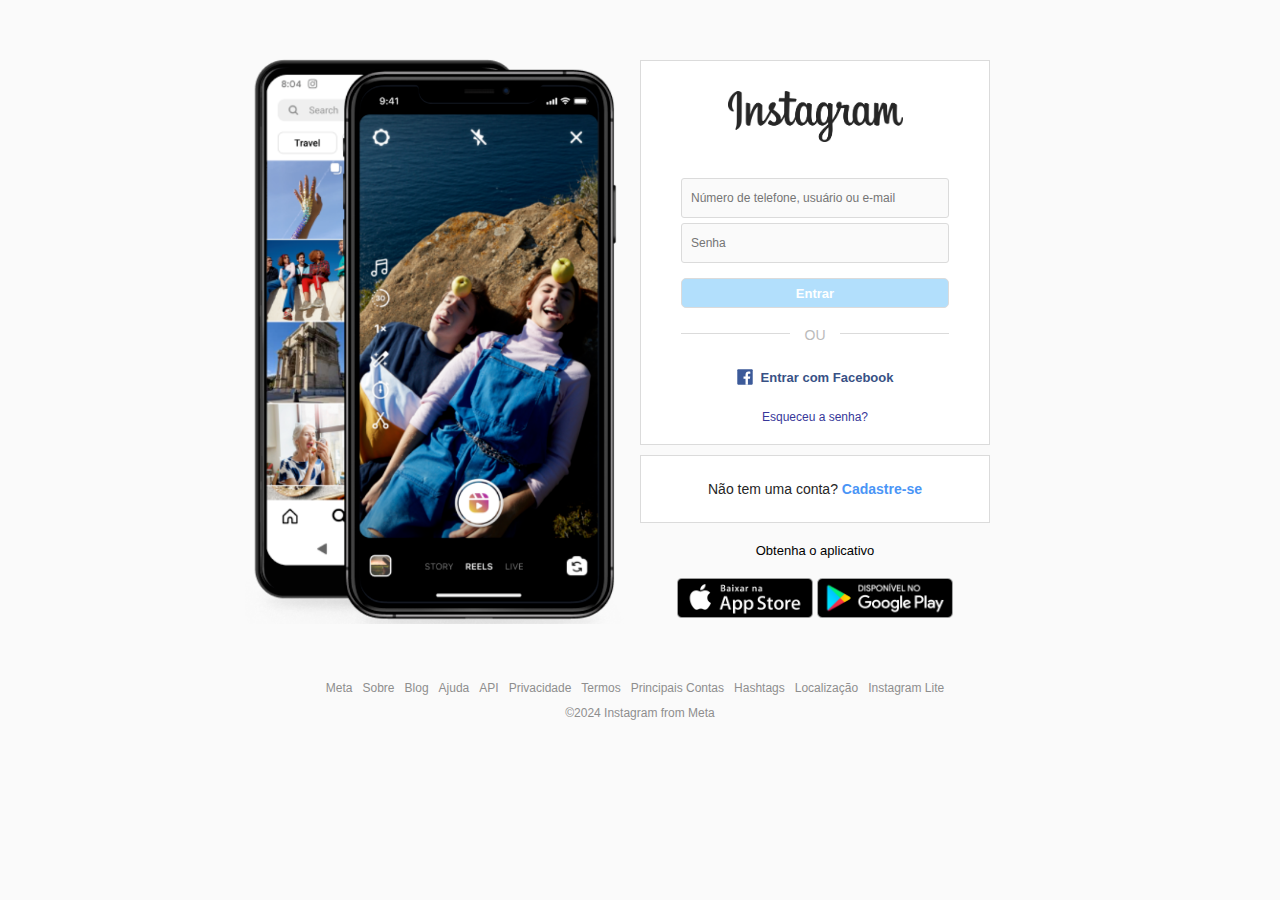
<file: 10_CLONE_HOME_INSTA/index.html>
<!DOCTYPE html>
<html lang="en">
<head>
    <meta charset="UTF-8">
    <meta name="viewport" content="width=device-width, initial-scale=1.0">
    <title>Instagram</title>
    <link rel="stylesheet" href="css/style.css">
    <link rel="shortcut icon" href="img/favicon.png" type="image/x-icon">
</head>
<body>
    <main>
        <div id="main-container">
            <!--banner container-->
            <div id="banner-container">
                <img src="img/banner2.png" alt="Crie uma conta no instagram">
            </div>
            <!--lohin e registro-->
            <div id="form-container">
                <div id="form-box">
                    <img id="logo-insta" src="img/logo_instagram.png" alt="instagram"/>
                    <form id="login-form">
                        <input 
                         type="text"
                         name="username"
                         placeholder="Número de telefone, usuário ou e-mail"
                        />
                        <input type="password" name="password" placeholder="Senha">
                        <input type="submit" value="Entrar">
                    </form>
                    <div class="separator">
                        <div class="line"></div>
                        <span>Ou</span>
                    </div>
                    <div id="other-links">
                        <div id="facebook-login">
                            <a href="#">
                                <img src="img/logo_facebook.svg" alt="facebook">
                                <span>Entrar com Facebook</span>
                            </a>
                        </div>
                        <div id="forgot-pass">
                            <a href="#">Esqueceu a senha?</a>
                        </div>
                    </div>
                </div>
                <div id="register-container">
                    <p>Não tem uma conta? <a href="#">Cadastre-se</a></p>
                </div>
                <div id="get-app-container">
                    <p>Obtenha o aplicativo</p>
                    <a href="#">
                        <img src="img/apple_btn.png" alt="Aplle Store">
                    </a>
                    <a href="#">
                        <img src="img/gplay_btn.png" alt="Google Play">
                    </a>
                </div>
            </div>
        </div>
    </main>
    <footer>
        <nav>
            <ul id="footer-links">
                <li><a href="#">Meta</a></li>
                <li><a href="#">Sobre</a></li>
                <li><a href="#">Blog</a></li>
                <li><a href="#">Ajuda</a></li>
                <li><a href="#">API</a></li>
                <li><a href="#">Privacidade</a></li>
                <li><a href="#">Termos</a></li>
                <li><a href="#">Principais Contas</a></li>
                <li><a href="#">Hashtags</a></li>
                <li><a href="#">Localização</a></li>
                <li><a href="#">Instagram Lite</a></li>
            </ul>
        </nav>
        <p id="copyright">&copy;2024 Instagram from Meta</p>
    </footer>
</body>
</html>
</file>
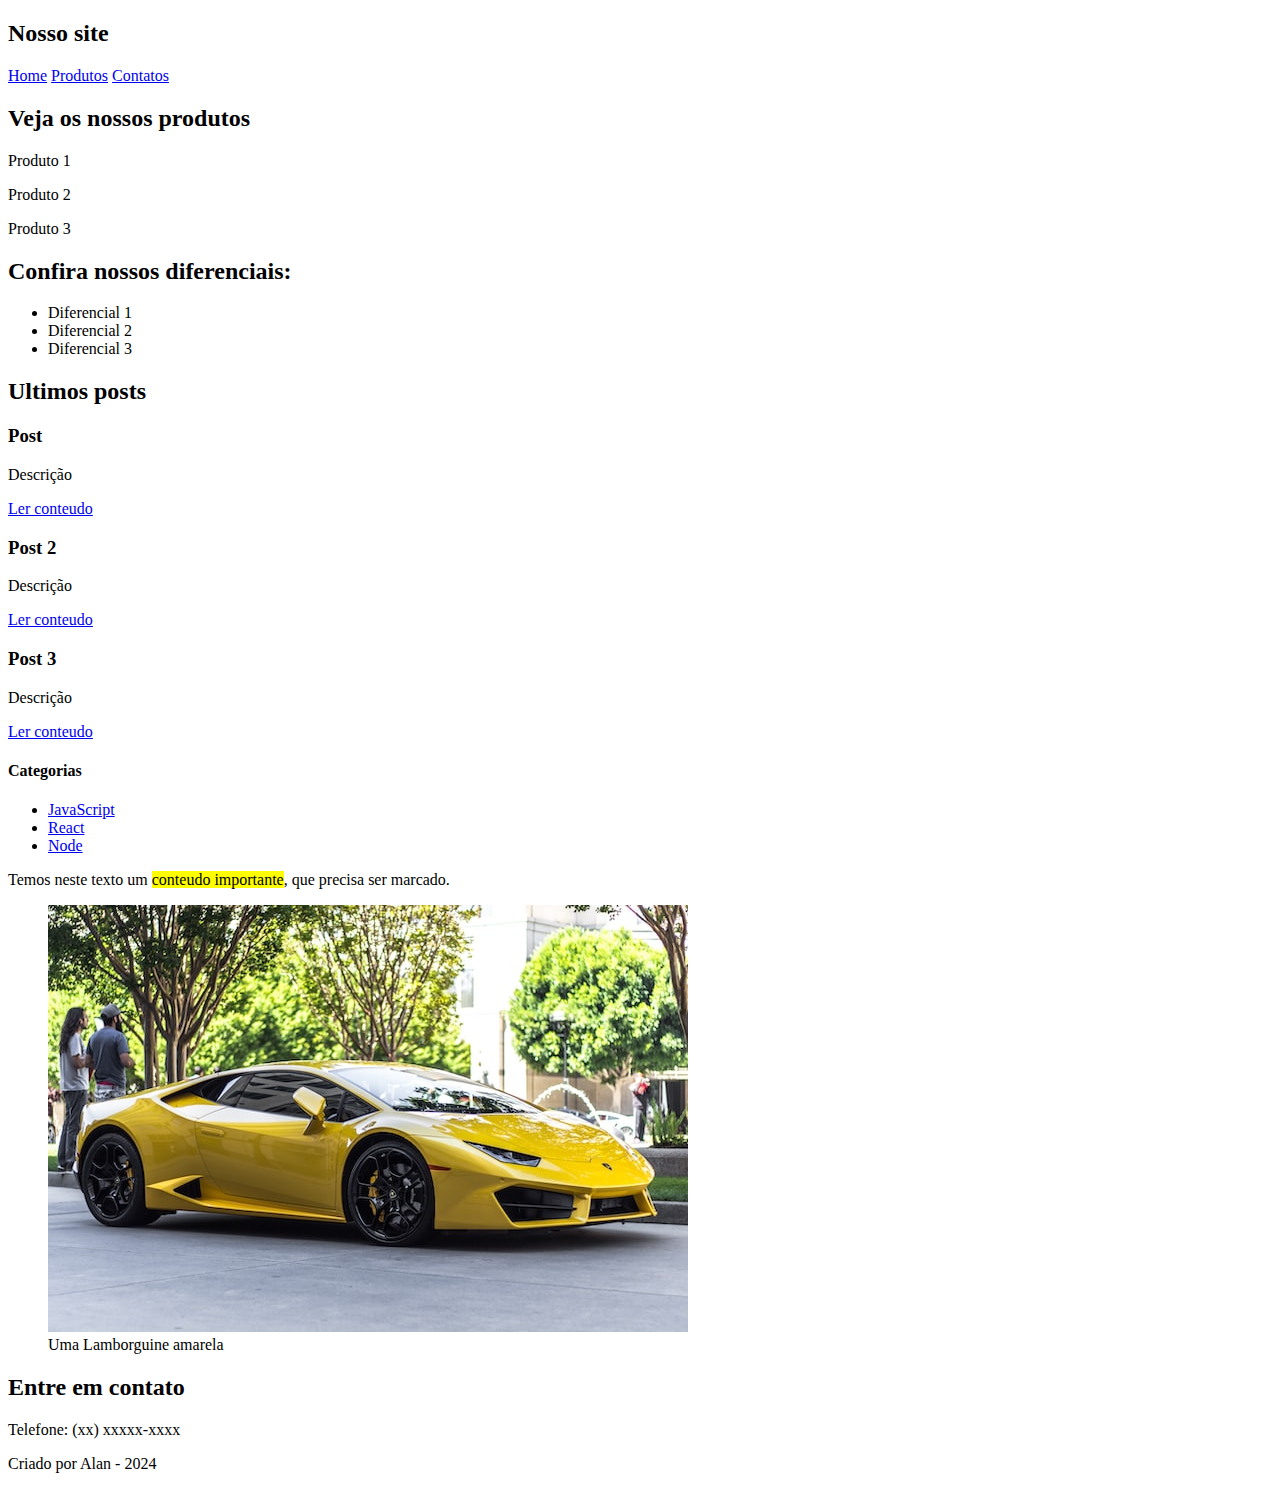
<file: 11_HTML_SEMANTICO/index.html>
<!DOCTYPE html>
<html lang="en">
<head>
    <meta charset="UTF-8">
    <meta name="viewport" content="width=device-width, initial-scale=1.0">
    <title>HTML Semantico</title>
</head>
<body>
    <!--3 header-->
    <header>
        <h2>Nosso site</h2>
    <!--<ul>
            <li><a href="#">Home</a></li>
            <li><a href="#">Produtos</a></li>
            <li><a href="#">Contatos</a></li>
        </ul>-->    
        <!--5 nav-->
        <nav>

            <a href="#">Home</a>
            <a href="#">Produtos</a>
            <a href="#">Contatos</a>

        </nav>
    </header>
    <!--8 main-->
    <main>
    <!--1 section-->
    <section>
        <h2>Veja os nossos produtos</h2>
        <p>Produto 1</p>
        <p>Produto 2</p>
        <p>Produto 3</p>
    </section>
    <section>
        <h2>Confira nossos diferenciais:</h2>
        <ul>
            <li>Diferencial 1</li>
            <li>Diferencial 2</li>
            <li>Diferencial 3</li>
        </ul>
    </section>
    <!--2 article-->
    <section>
        <h2>Ultimos posts</h2>
        <article>
            <h3>Post</h3>
            <p>Descrição</p>
            <a href="#"> Ler conteudo</a>
        </article>
        <article>
            <h3>Post 2</h3>
            <p>Descrição</p>
            <a href="#"> Ler conteudo</a>
        </article>
        <article>
            <h3>Post 3</h3>
            <p>Descrição</p>
            <a href="#"> Ler conteudo</a>
        </article>
    </section>
    </main>
    <!--6 aside-->
    <aside>
        <h4>Categorias</h4>
        <ul>
            <li><a href="#">JavaScript</a></li>
            <li><a href="#">React</a></li>
            <li><a href="#">Node</a></li>
        </ul>
    </aside>
    <!--9 mark-->
    <p>Temos neste texto um <mark>conteudo importante</mark>, que precisa ser marcado.</p>
    <!--7 figure e figcaption-->
    <figure>
        <img src="img/lambo.jpg" alt="Carro lamborguine">
        <figcaption>Uma Lamborguine amarela</figcaption>
    </figure>

    <!--4 footer-->
    <footer>
        <div>
            <h2>Entre em contato</h2>
            <p>Telefone: (xx) xxxxx-xxxx</p>
        </div>
        <p>Criado por Alan - 2024</p>
    </footer>
</body>
</html>
</file>
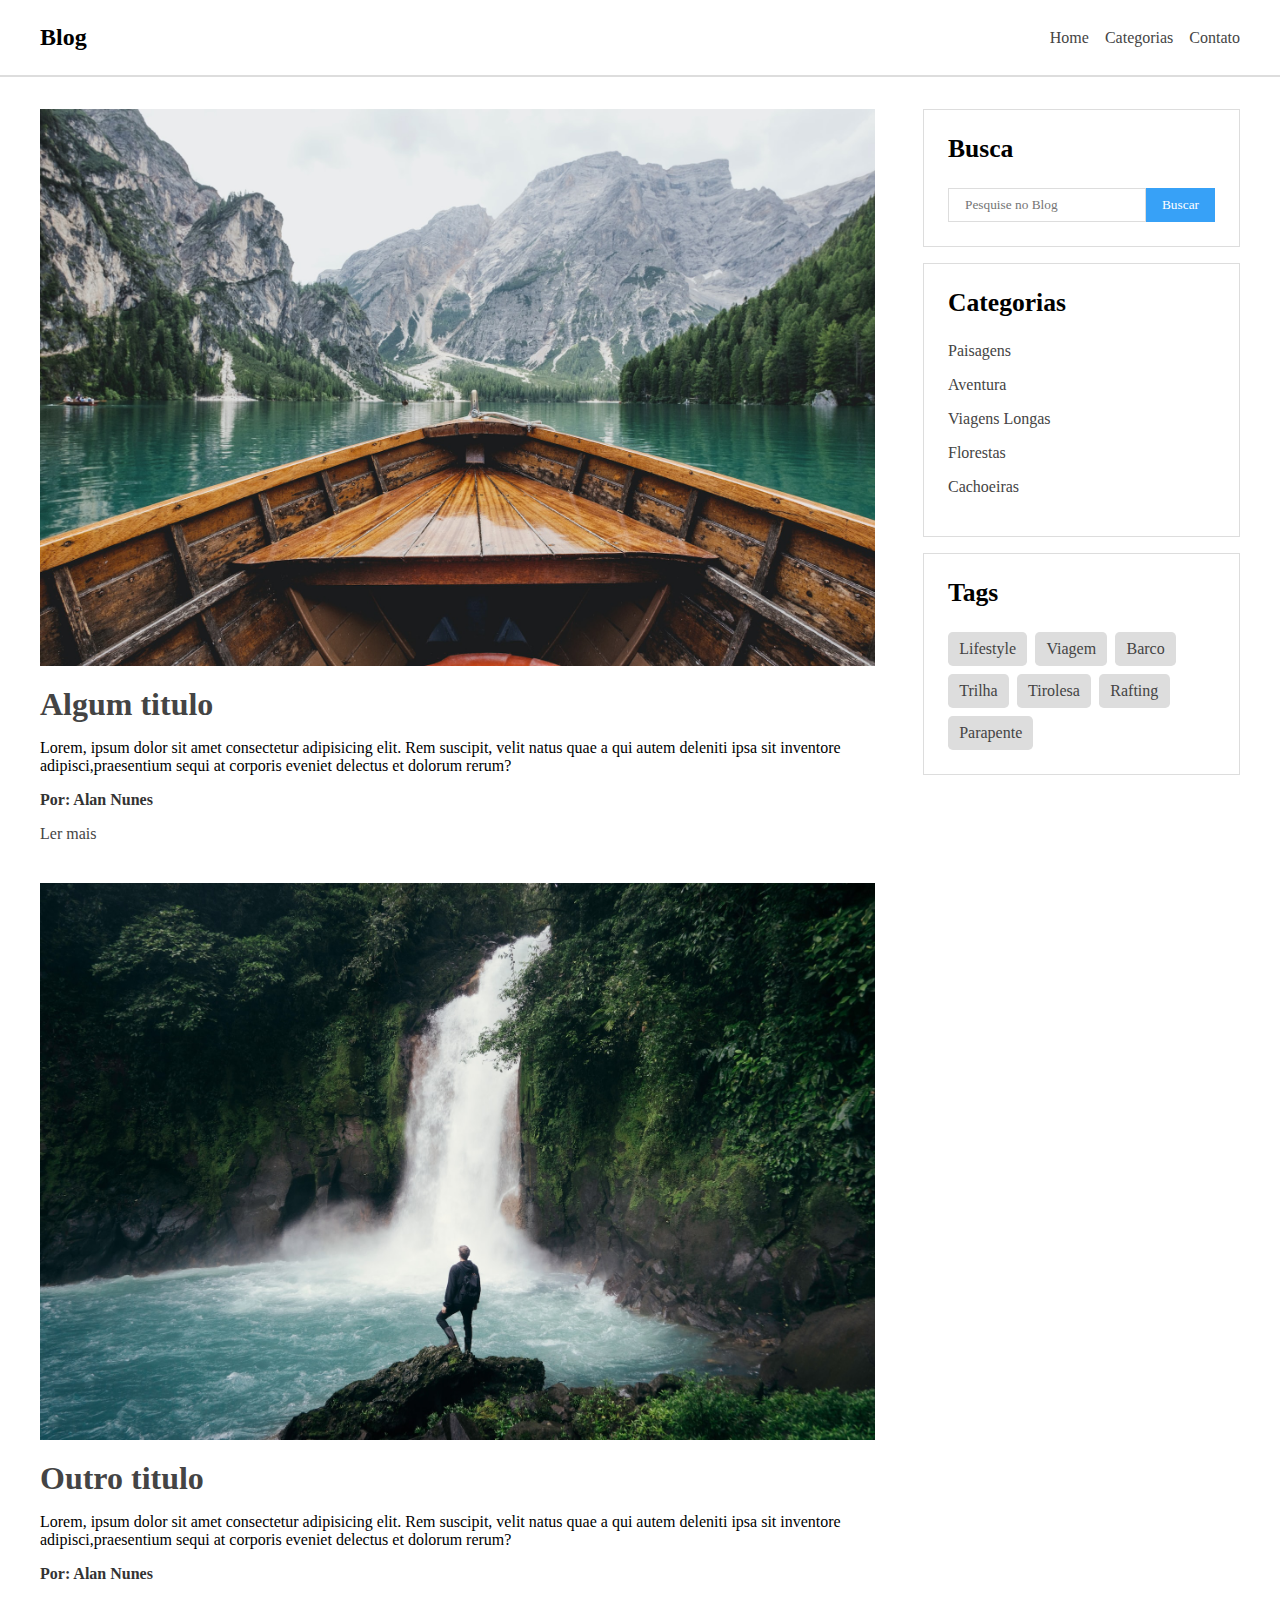
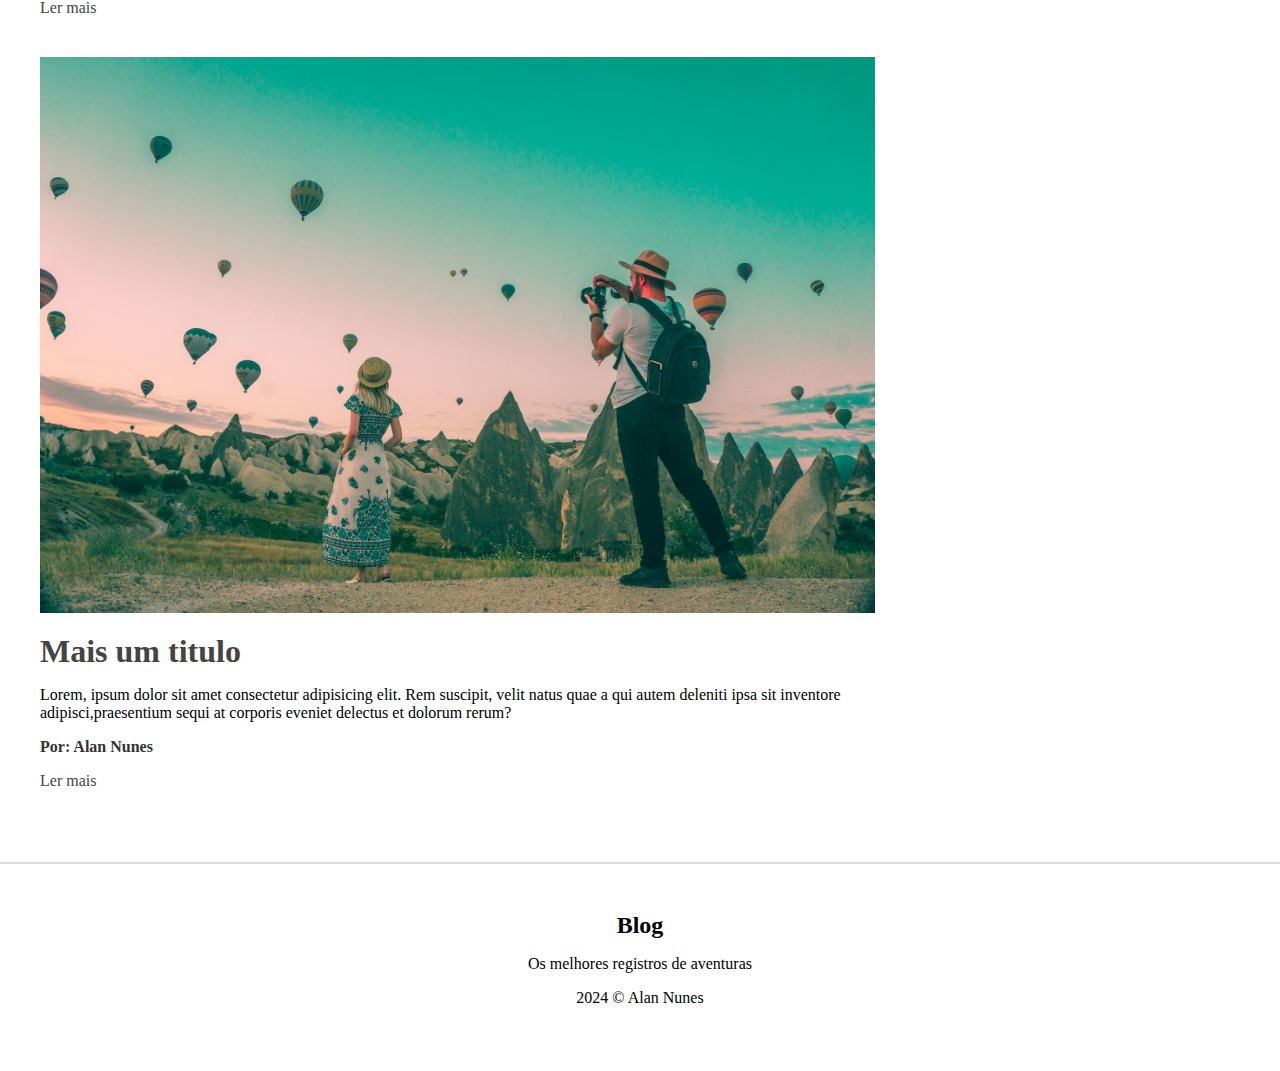
<file: 12_BLOG_HTML_SEMANTICO/index.html>
<!DOCTYPE html>
<html lang="en">
<head>
    <meta charset="UTF-8">
    <meta name="viewport" content="width=device-width, initial-scale=1.0">
    <title>Blog Semantico</title>
    <link rel="stylesheet" href="css/style.css">
</head>
<body>
    <header>
        <nav id="navbar">
            <div id="navbar-inner">
                <h2>Blog</h2>
                <ul id="nav-links">
                    <li><a href="#">Home</a></li>
                    <li><a href="#">Categorias</a></li>
                    <li><a href="#">Contato</a></li>
                </ul>
            </div>
        </nav>
    </header>
    <div class="container">
        <main id="posts-container">
            <article class="post">
                <img src="img/f1.jpg" alt="passeio de barco">
                <h3 class="title"><a href="#">Algum titulo</a></h3>
                <p class="description">
                    Lorem, ipsum dolor sit amet consectetur adipisicing elit. 
                    Rem suscipit, velit natus quae a qui autem deleniti ipsa sit inventore 
                    adipisci,praesentium sequi at corporis eveniet delectus et dolorum rerum?
                </p>
                <p class="author">Por: Alan Nunes</p>
                <a href="#">Ler mais</a>
            </article>
            <article class="post">
                <img src="img/f2.jpg" alt="cachoeira">
                <h3 class="title"><a href="#">Outro titulo</a></h3>
                <p class="description">
                    Lorem, ipsum dolor sit amet consectetur adipisicing elit. 
                    Rem suscipit, velit natus quae a qui autem deleniti ipsa sit inventore 
                    adipisci,praesentium sequi at corporis eveniet delectus et dolorum rerum?
                </p>
                <p class="author">Por: Alan Nunes</p>
                <a href="#">Ler mais</a>
            </article>
            <article class="post">
                <img src="img/f3.jpg" alt="balões">
                <h3 class="title"><a href="#">Mais um titulo</a></h3>
                <p class="description">
                    Lorem, ipsum dolor sit amet consectetur adipisicing elit. 
                    Rem suscipit, velit natus quae a qui autem deleniti ipsa sit inventore 
                    adipisci,praesentium sequi at corporis eveniet delectus et dolorum rerum?
                </p>
                <p class="author">Por: Alan Nunes</p>
                <a href="#">Ler mais</a>
            </article>
        </main>
        <aside id="sidebar">
            <section id="search-bar">
                <h4>Busca</h4>
                <form>
                    <input type="text" placeholder="Pesquise no Blog">
                    <input type="submit" value="Buscar">
                </form>
            </section>
            <section id="categories">
                <h4>Categorias</h4>
                <nav>
                    <ul>
                        <li><a href="#">Paisagens</a></li>
                        <li><a href="#">Aventura</a></li>
                        <li><a href="#">Viagens Longas</a></li>
                        <li><a href="#">Florestas</a></li>
                        <li><a href="#">Cachoeiras</a></li>
                    </ul>
                </nav>
            </section>
            <section id="tags">
                <h4>Tags</h4>
                <div id="tags-container">
                    <a href="#">Lifestyle</a>
                    <a href="#">Viagem</a>
                    <a href="#">Barco</a>
                    <a href="#">Trilha</a>
                    <a href="#">Tirolesa</a>
                    <a href="#">Rafting</a>
                    <a href="#">Parapente</a>
                </div>
            </section>
        </aside>
    </div>
    <footer id="footer">
        <h2>Blog</h2>
        <p>Os melhores registros de aventuras</p>
        <p>2024 &copy; Alan Nunes</p>
    </footer>
</body>
</html>
</file>
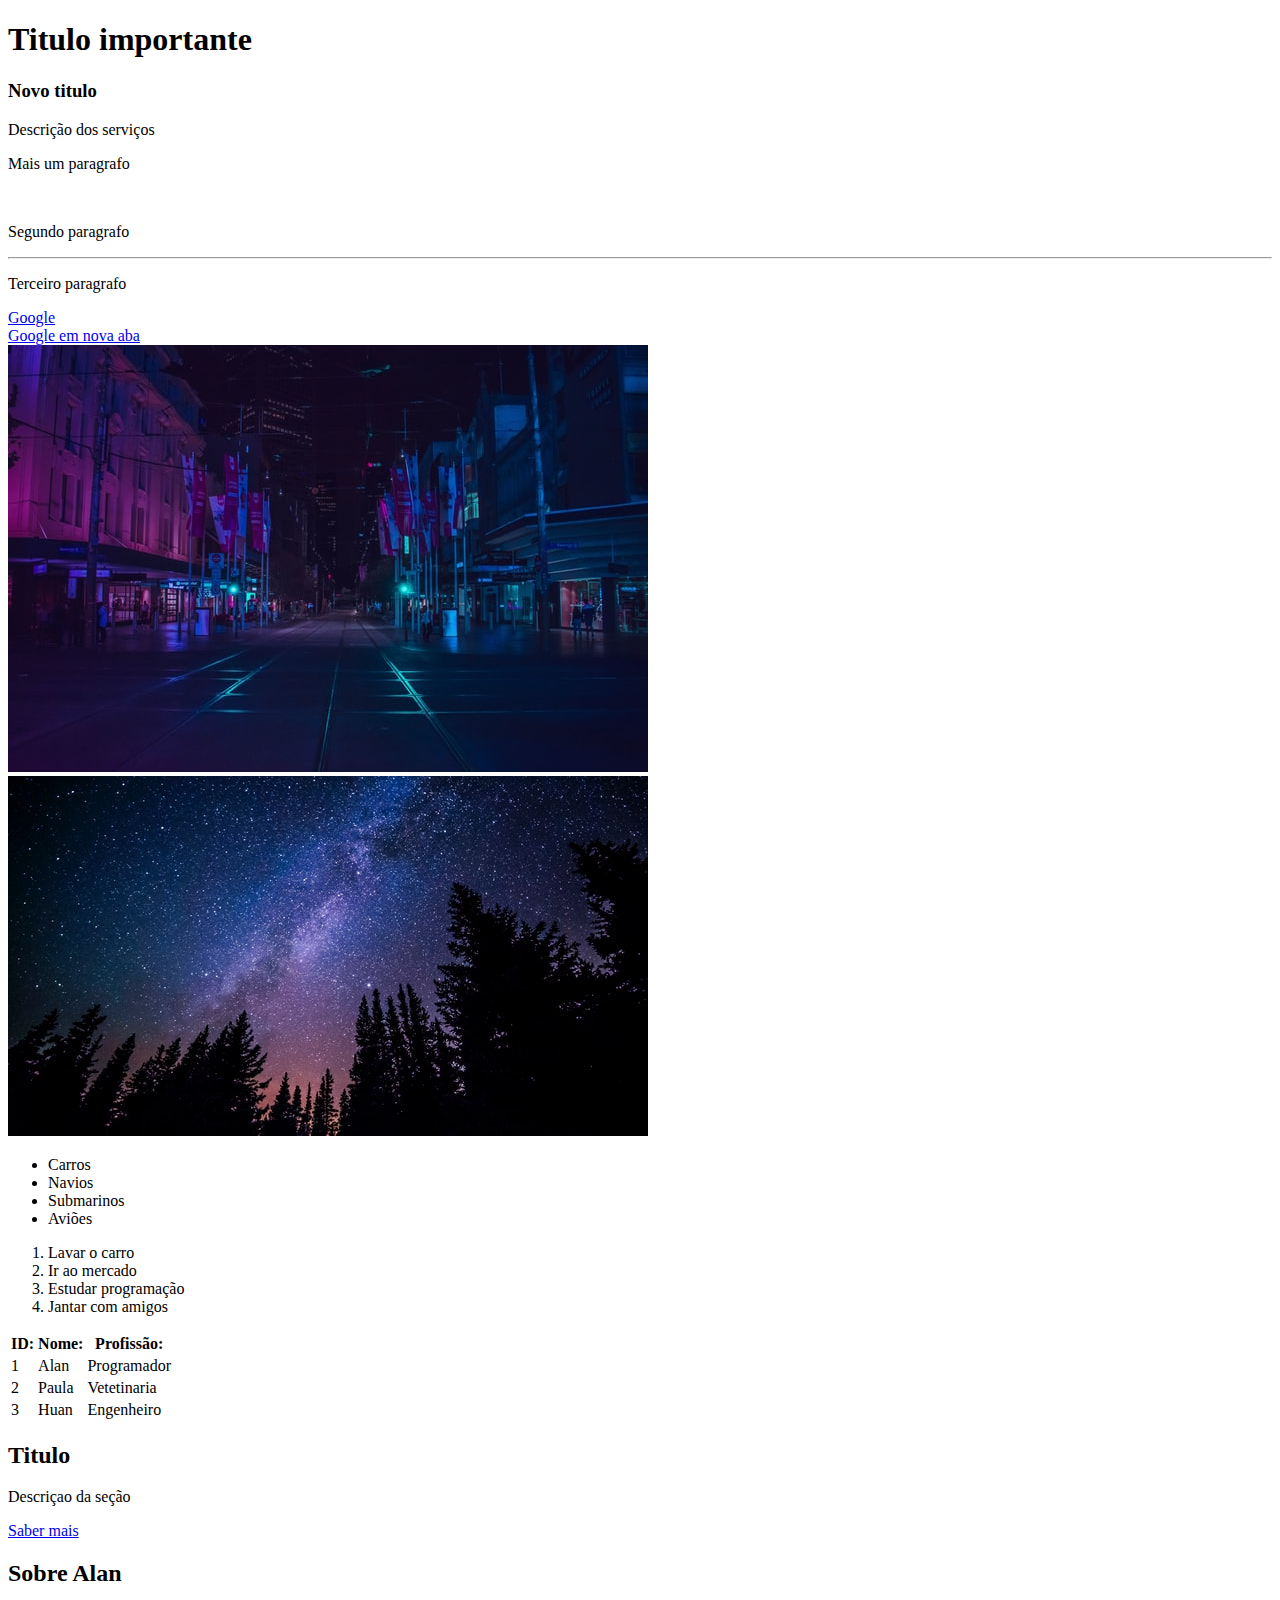
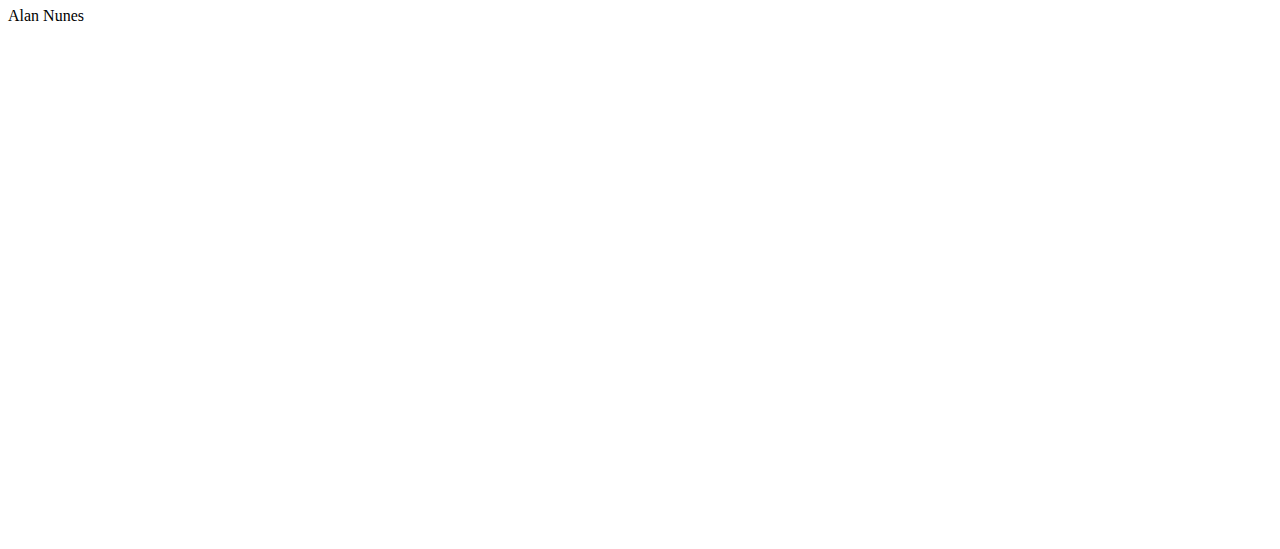
<file: 2_HTML/index.html>
<!DOCTYPE html>
<html>
    <head>
        <title>HTML fundamentos</title>
    </head>
    <body style="padding-bottom: 500px;">
        <!-- 1 titulo-->
        <h1>Titulo importante</h1>
        <h3>Novo titulo</h3>
        <!-- paragrafo -->
        <p>Descrição dos serviços</p>

        <!-- 3 tag sem conteudo-->
        <p>Mais um paragrafo</p>
        <br />
        <p>Segundo paragrafo</p>
        <hr />
        <p>Terceiro paragrafo</p>


        <!--  4 comentarios-->
        <!-- Comentario -->

        <!-- 5 atributos -->
         <a href="https://google.com">Google</a>
         <br />
         
         <!--6 abrir link em nova aba-->
         <a href="https://google.com" target="_blank">Google em nova aba</a>
         <br />

        <!--7 imagem-->
        <img src="img/city.jpg"/>

        <!--8 atributo alt-->
        <img src="img/nature.jpg" alt="noite na floresta" />

        <!--9 listas nao ordenadas-->
        <ul>
            <li>Carros</li>
            <li>Navios</li>
            <li>Submarinos</li>
            <li>Aviões</li>
        </ul>

        <!--10 listas ordenadas-->
        <ol>
            <li>Lavar o carro</li>
            <li>Ir ao mercado</li>
            <li>Estudar programação</li>
            <li>Jantar com amigos</li>
        </ol>

        <!--11 Tabelas-->
        <table>
            <tr>
                <th>ID:</th>
                <th>Nome:</th>
                <th>Profissão:</th>
            </tr>
            <tr>
                <td>1</td>
                <td>Alan</td>
                <td>Programador</td>
            </tr>
            <tr>
                <td>2</td>
                <td>Paula</td>
                <td>Vetetinaria</td>
            </tr>
            <tr>
                <td>3</td>
                <td>Huan</td>
                <td>Engenheiro</td>
            </tr>
        </table>   

        <!--12 div-->
        <div>
            <h2>Titulo</h2>
            <p>Descriçao da seção</p>
            <a href="#">Saber mais</a>
        </div>
        <div>
            <h2>Sobre Alan</h2>
            <p>Alan Nunes</p>
        </div>
    </body>
</html>
</file>
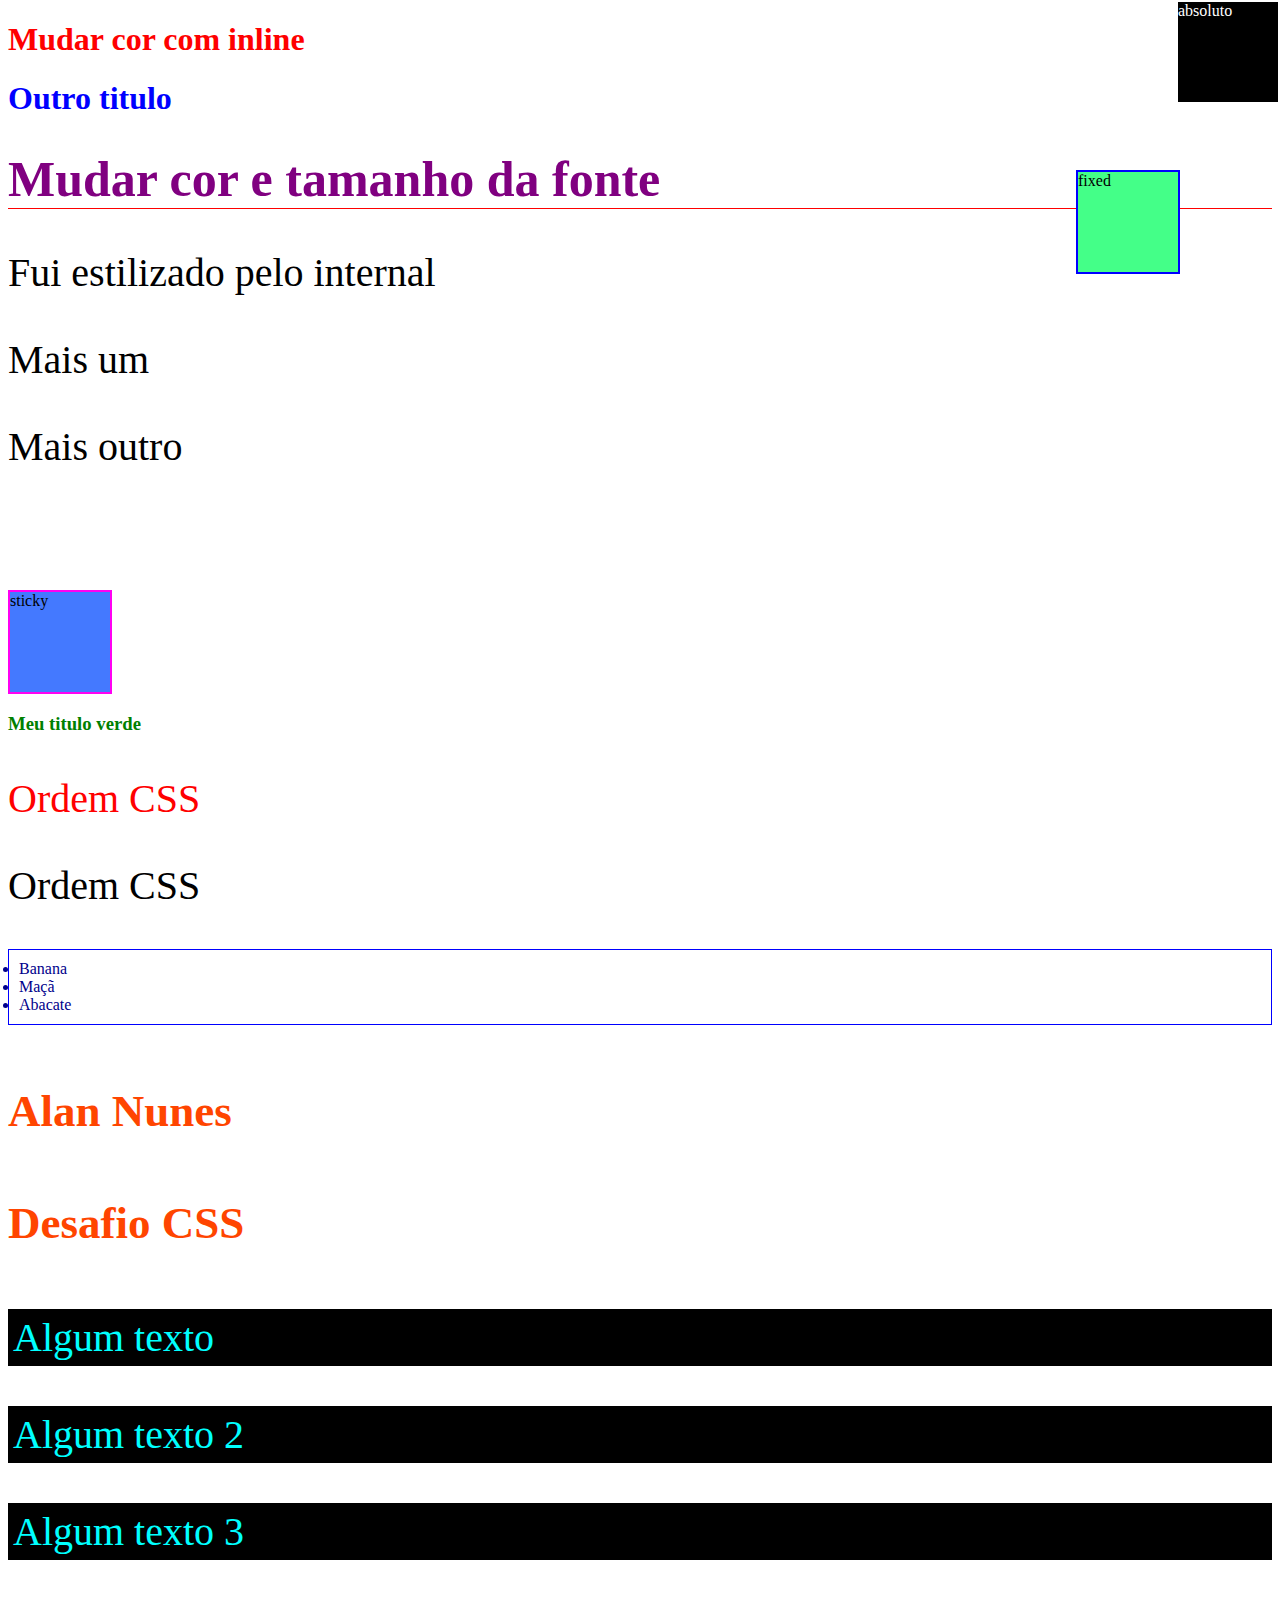
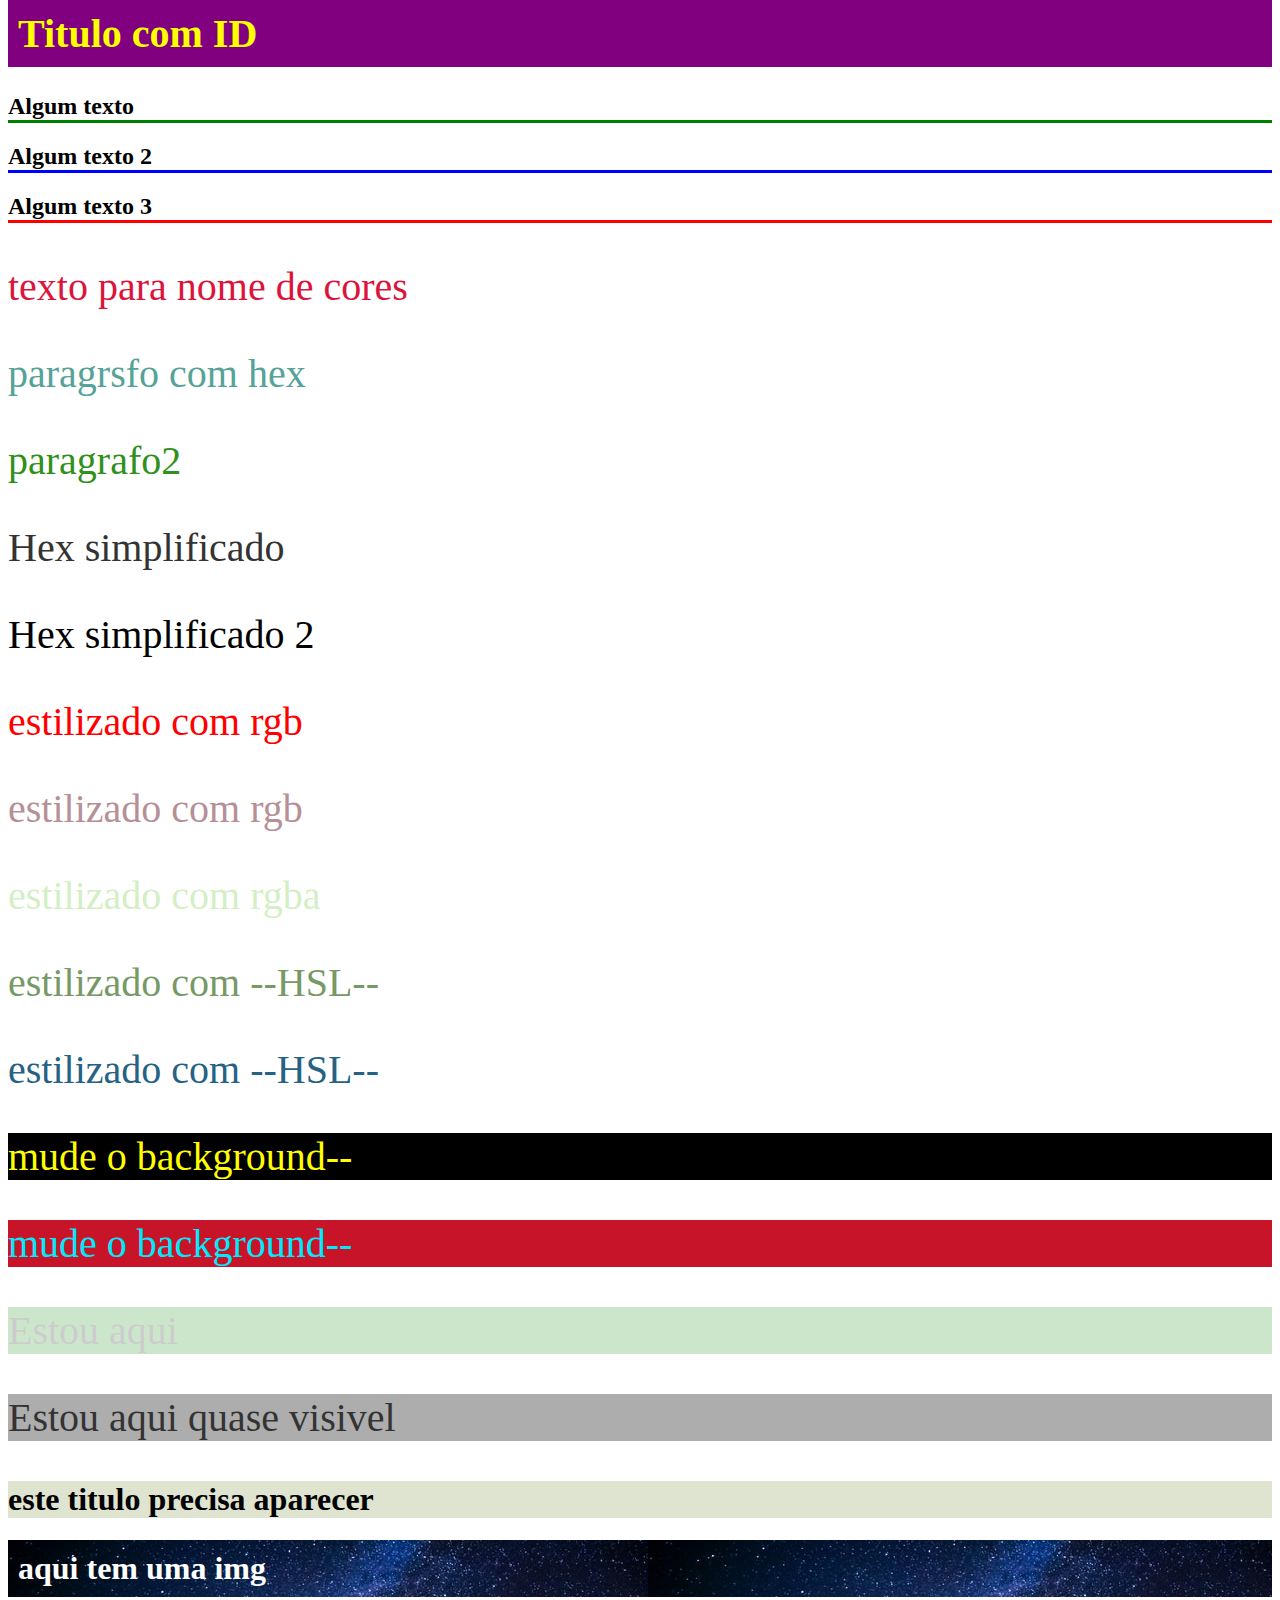
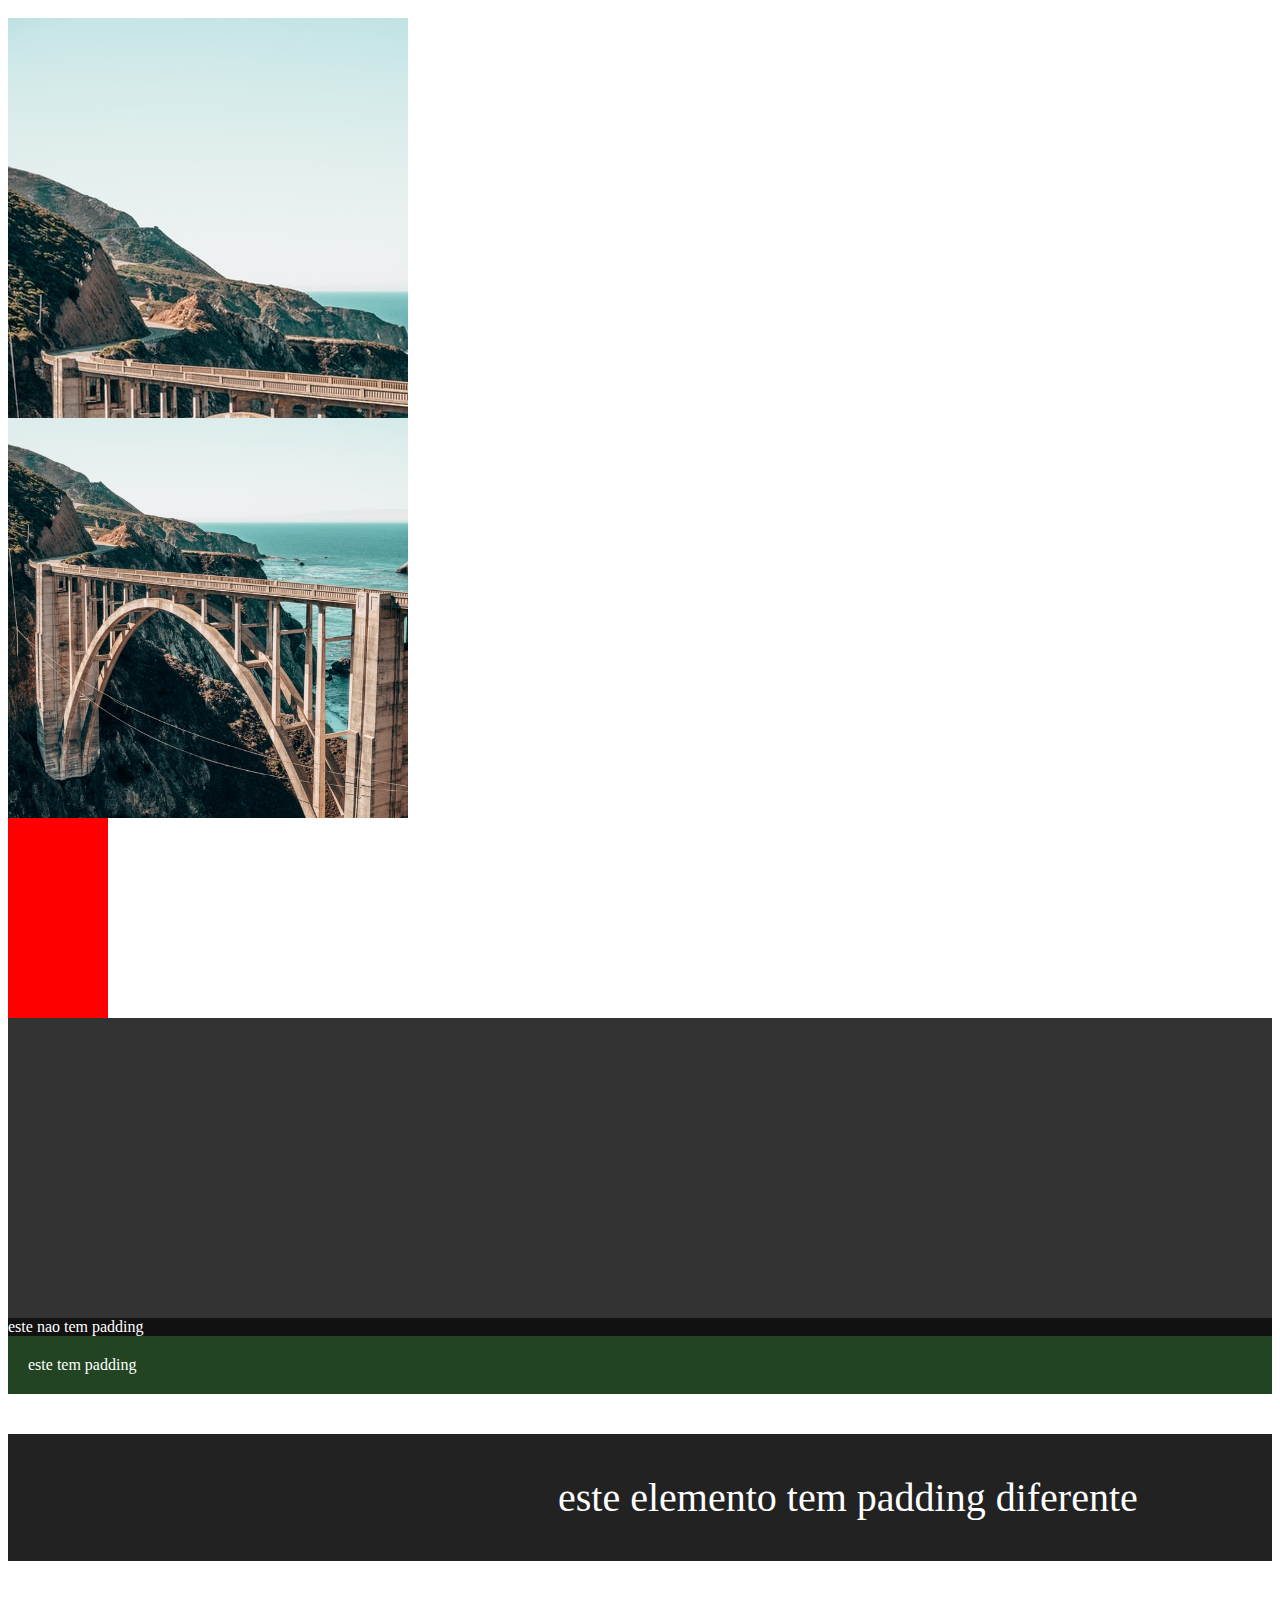
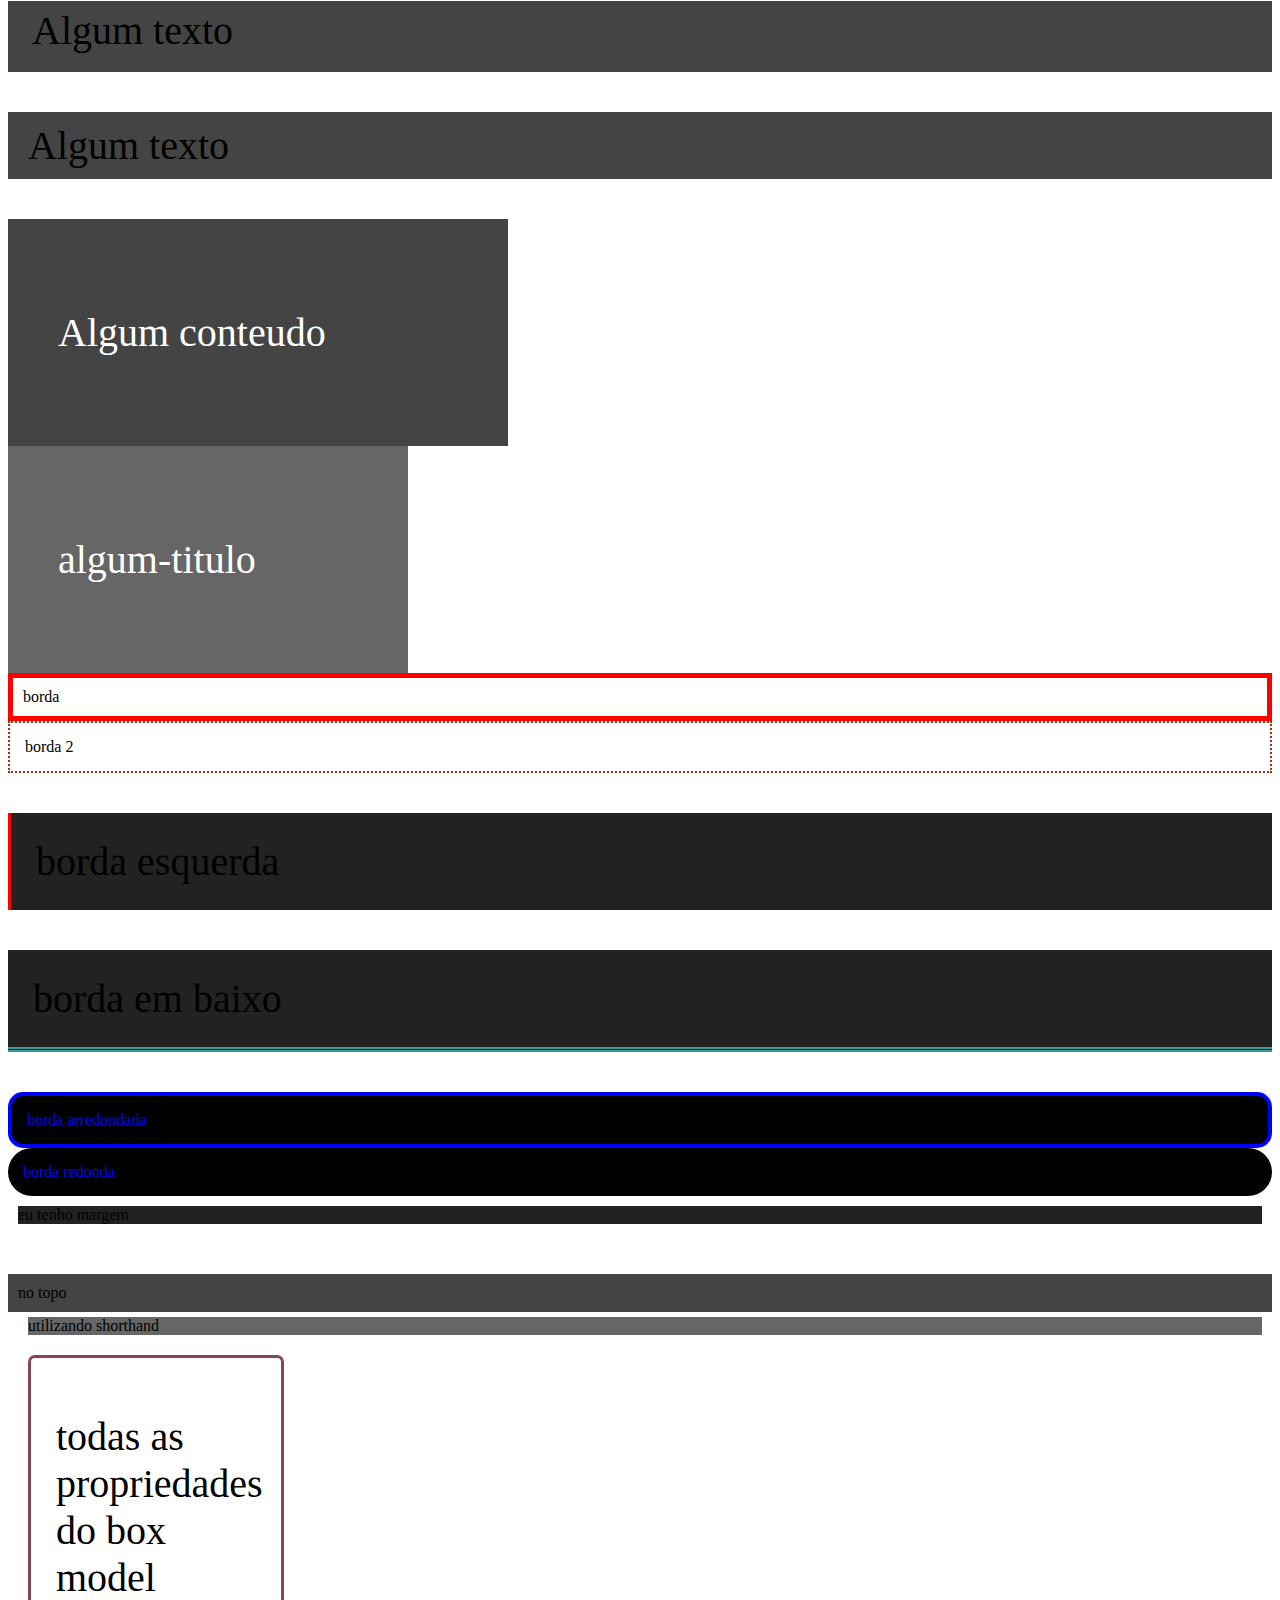
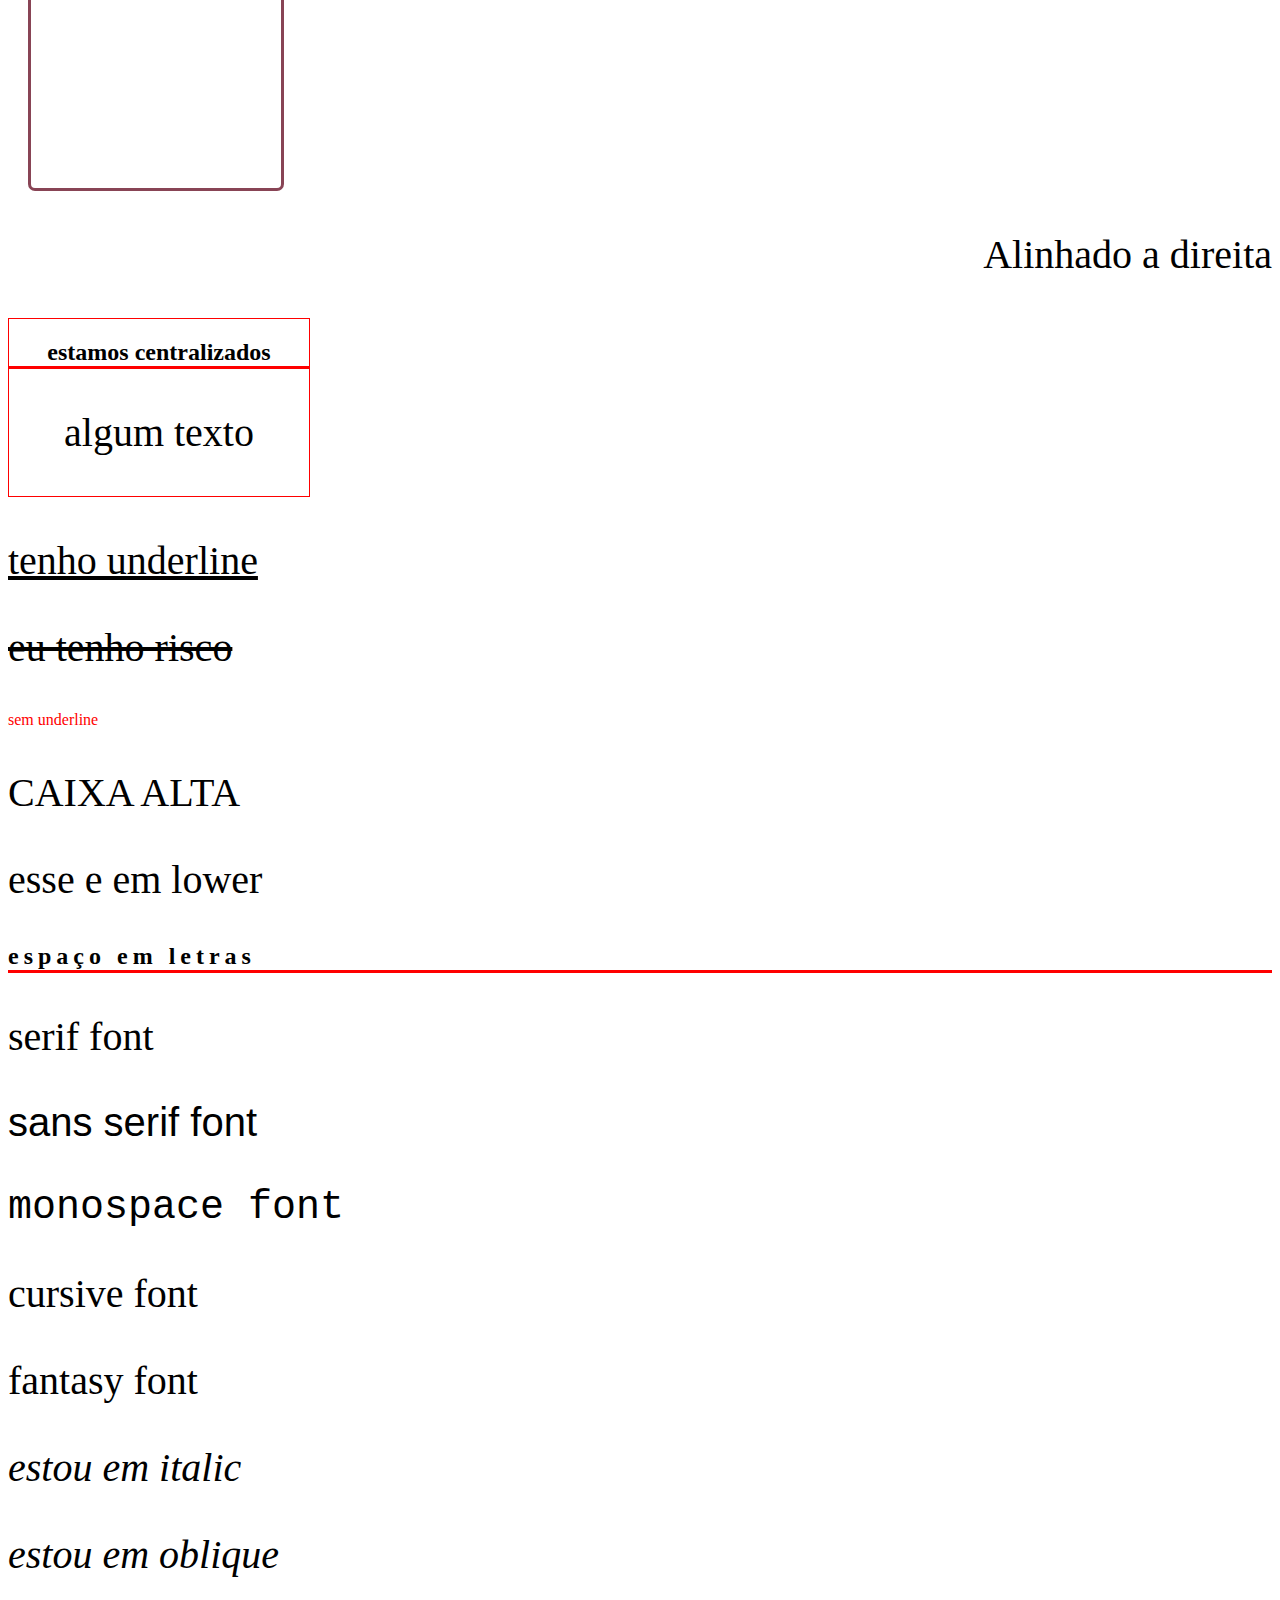
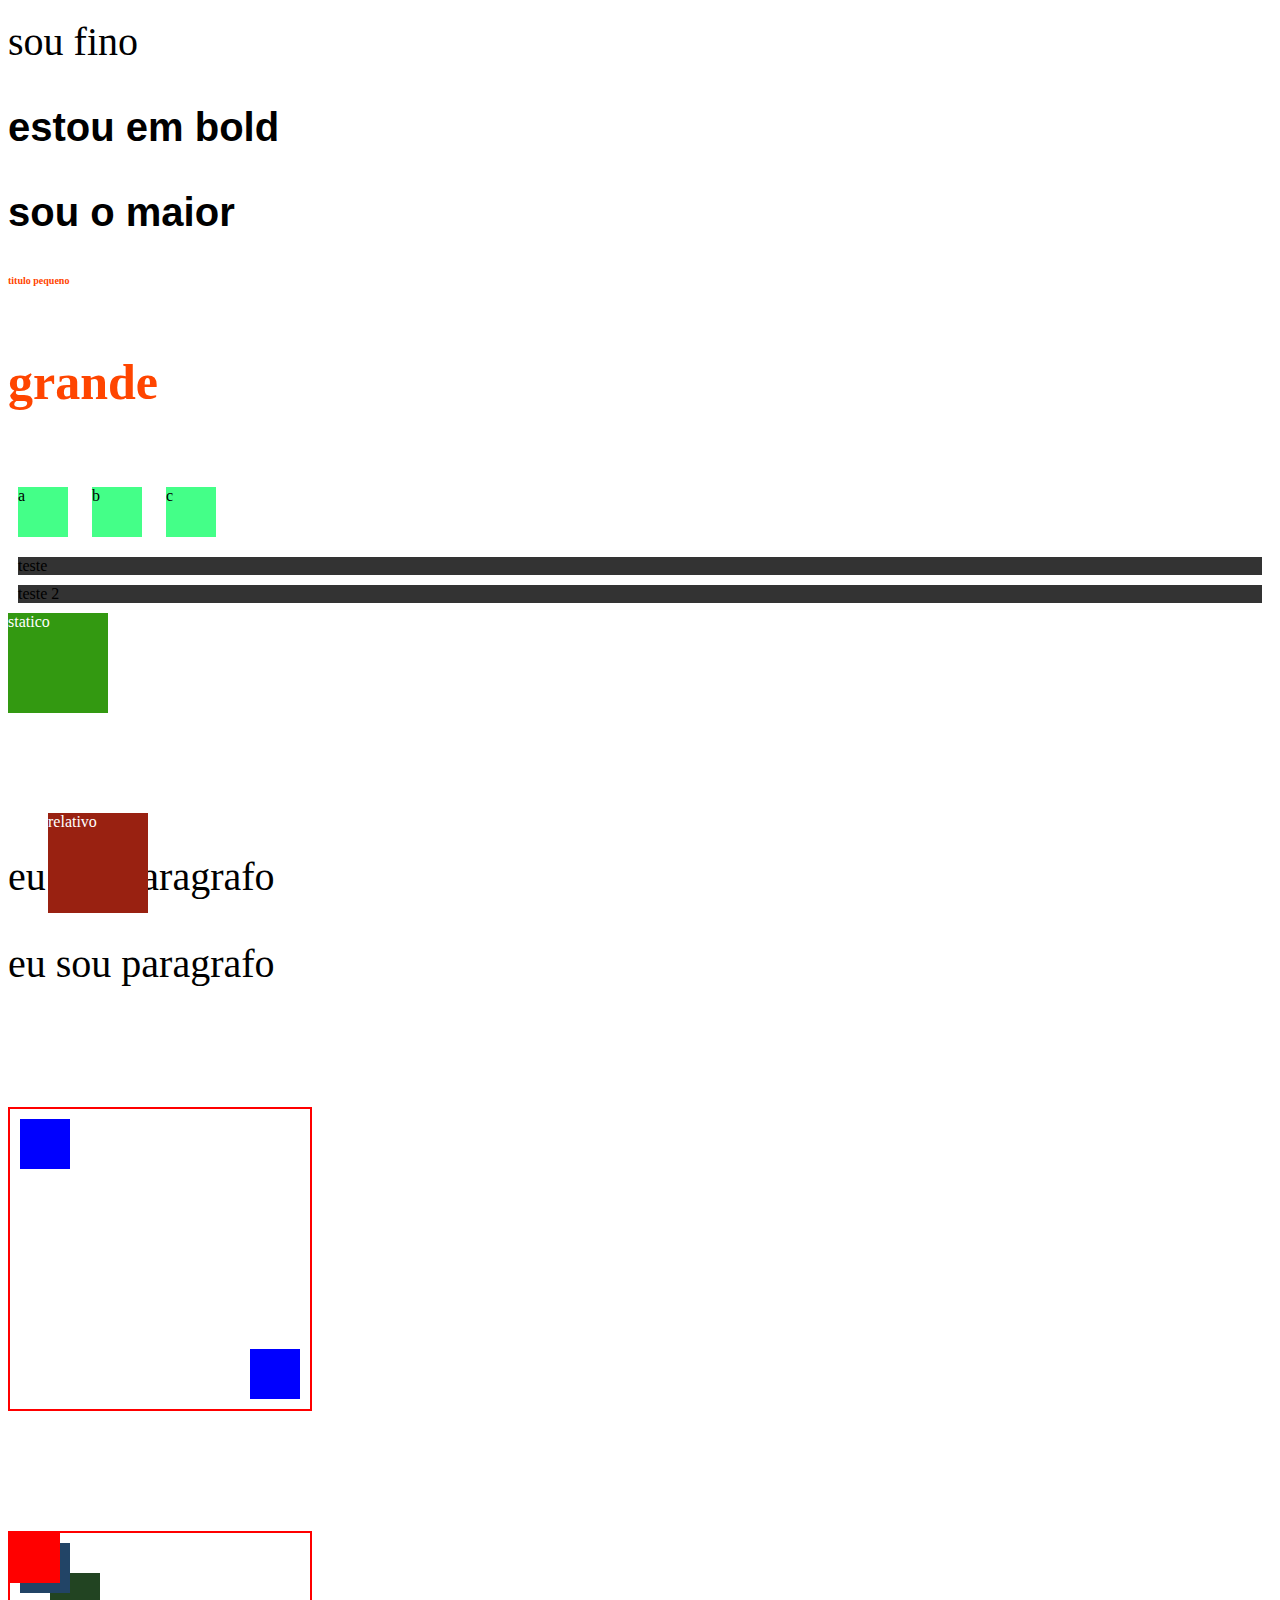
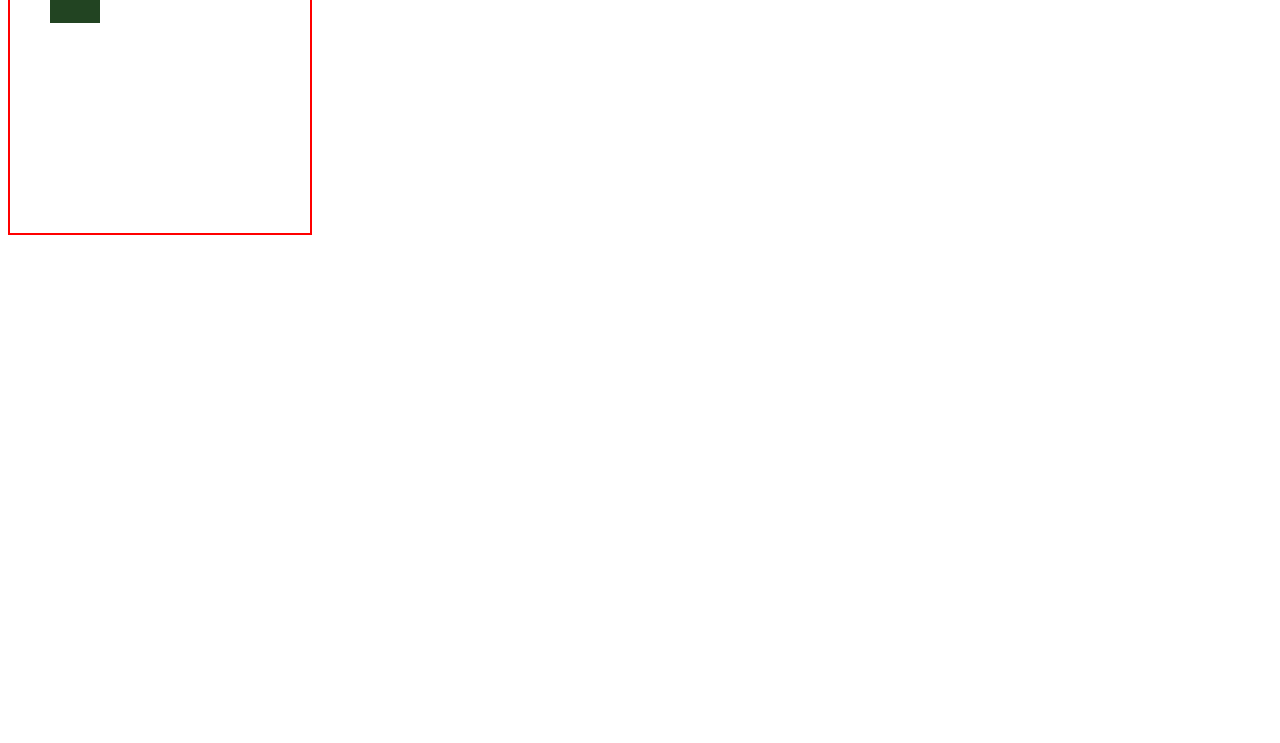
<file: 3_CSS/index.html>
<!DOCTYPE html>
<html lang="en">
<head>
    <meta charset="UTF-8">
    <meta name="viewport" content="width=device-width, initial-scale=1.0">
    <title>CSS</title>
     <!--3 internal CSS -->
     <style>
        p{
           /**color: gold;**/
            font-size: 40px;
        }

     </style>
     <!--4 external CSS -->
     <!--CSS cascading style sheets-->
     <link rel="stylesheet" href="CSS/style.css">
     <link rel="stylesheet" href="CSS/lists.css">
     <link rel="stylesheet" href="CSS/titles.css">
</head>
<body>
    <!--1 inline CSS-->
    <h1 style="color: red;">Mudar cor com inline</h1>
    <h1 style="color: blue;">Outro titulo</h1>
    <!--2 mutiplas regras-->
    <h1 style="color: purple; font-size: 50px; border-bottom:1px solid red;">Mudar cor e tamanho da fonte</h1>
     <!--3 internal CSS-->
     <p>Fui estilizado pelo internal</p>
     <p>Mais um</p>
     <p>Mais outro</p>


     <!--48sticky-->
      <div class="sticky">
         <span>sticky</span>
      </div>




     <!--4 external CSS -->
     <h3>Meu titulo verde</h3>

     <!--5 ordem CSS-->
     <p style="color: red;">Ordem CSS</p>
     <p>Ordem CSS</p>

     <!--6 multiplos CSS-->
     <ul>
        <li>Banana</li>
        <li>Maçã</li>
        <li>Abacate</li>
     </ul>
     <!--desafio-->
     <h4>Alan Nunes</h4>
     <h4>Desafio CSS</h4>

     <p class="paragraph">Algum texto</p>   
     <p class="paragraph">Algum texto 2</p>   
     <p class="paragraph">Algum texto 3</p>   


     <!--9 id-->
     <h1 id="exclusive-title">Titulo com ID</h1>

     <!--multiplas regras ordem css-->
     <h2 id="algum-titulo" class="titulo"> Algum texto</h2>
     <h2 class="titulo"> Algum texto 2</h2>
     <h2> Algum texto 3</h2>   
     
     <!--11 nome de cor-->
     <p class="color-name">texto para nome de cores</p>

     <!--12 hex-->

     <p class="hex">paragrsfo com hex</p>
     <p class="hex-2">paragrafo2</p>


     <!--13 mais hex-->
     <p class="simple-hex">Hex simplificado</p>
     <p class="simple--2">Hex simplificado 2</p>

     <!--14 rgb-->
     <p class="rgb">estilizado com rgb</p>
     <p class="mixed-rgb">estilizado com rgb</p>

     <!--15 RGBA-->
     <p class="rgba">estilizado com rgba</p>

     <!--HSL-->
     <p class="hsl">estilizado com --HSL--</p>
     <p class="hsl-2">estilizado com --HSL--</p>

     <!--17 background-->
     <p class="bg">mude o background--</p>
     <p class="bg-2">mude o background--</p>

     <!--18 opacidade bg-->

     <div class="bg-opacity">
        <p>Estou aqui</p>
     </div>

     
     <div class="bg-opacity-2">
        <p>Estou aqui quase visivel</p>
     </div>

     
     <!--rgba opacity-->
     <div class="rgba-opacity">
        <h1>este titulo precisa aparecer</h1>
     </div>


     <!--20 bg image-->
     <h1 class="bg-image">aqui tem uma img</h1>

     <!--21 centralizar img bg-->
     <div class="not-centered-bg"></div>
      <div class="centered-bg"></div>

      <!--22 largura e altura-->
      <div class="height-width"></div>
      <div class="height-width-2"></div>

      <!--23 padding-->
      <div class="without-padding">este nao tem padding</div>
      <div class="padding">este tem padding</div>

      <!--24 padding individual-->
      <p class="padding-individual">este elemento tem padding diferente</p>

      <!--25 shorthand padding-->
      <p class="shorthand-padding">Algum texto</p>
      <p class="shorthand-padding-2">Algum texto </p>

      <!--26 padding e width-->
      <div class="without-border-box">
         <p>Algum conteudo</p>
      </div>
      <div class="border-box">
         <p>algum-titulo</p>
      </div>

      <!--boder-->
      <div class="border">borda</div>
      <div class="border-2">borda 2</div>

      <!--border individual-->
      <p class="border-left">borda esquerda</p>
      <p class="border-bottom">borda em baixo</p>

      <!--29 borda arredondada-->
      <div class="rounded-p">borda arredondada</div>
      <div class="rounded-p-2">borda redonda</div>

      <!--margem-->
      <div class="margin">eu tenho margem</div>
      <div class="margin-top">no topo</div>
      <div class="margin-shorthand">utilizando shorthand</div>


      <!--31 box model-->
      <div class="box-model">
         <p>todas as propriedades do box model</p>
      </div>

      <!--33 text aligment-->
      <p class="text-aligned">Alinhado a direita</p>
      <div class="container-center">
         <h2>estamos centralizados</h2>
         <p>algum texto</p>
      </div>

      <!--text decoration-->

      <p class="underline">tenho underline</p>
      <p class="line-trough">eu tenho risco</p>
      <a href="#" class="remove-underline"> sem underline</a>

      <!--text transform-->
      <p class="upper">caixa alta</p>
      <p class="lower">ESSE E EM LOWER</p>


      <!--espaçamento -->
      <h2 class="spacing">espaço em letras</h2>

      <!--font-->
      <p class="serif">serif font</p>
      <p class="sans-serif">sans serif font</p>
      <p class="monospace">monospace font</p>
      <p class="cursive">cursive font</p>
      <p class="fantasy">fantasy font</p>
      

      <!--estilo da fonte-->
      <p class="italic">estou em italic</p>
      <p class="oblique">estou em oblique</p>

      <!--font weight-->
      <p class="thin">sou fino</p>
      <p class="bold">estou em bold</p>
      <p class="bolder">sou o maior</p>

      <!--font size-->
      <h4 class="small">titulo pequeno</h4>
      <h4 class="big">grande</h4>

      <!--display-->

      <div class="inline-box">a</div>
      <div class="inline-box">b</div>
      <div class="inline-box">c</div>
      <span class="block">teste</span>
      <span class="block">teste 2</span>

      <!--esconder elemento-->
      <p class="invisible">me enconte se puder</p>

      <!--position static-->
      <div class="static">
         <span>statico</span>
      </div>

      <!--relative-->
      <div class="relative">
         <span>relativo</span>
      </div>
      <p>eu sou paragrafo</p>

      <!--absolute-->
      <div class="absolute">
         <span>absoluto</span>
      </div>
      <p>eu sou paragrafo</p>
      
      <!--relative e absolute-->
      <div class="relative-container">
         <div class="absolute-1"></div>
         <div class="absolute-2"></div>
      </div>


      <!--fixed-->
      <div class="fixed">
         <span>fixed</span>
      </div>


      <!--z-index-->
      <div class="relative-container">
         <div class="absolute-3"></div>
         <div class="absolute-4"></div>
         <div class="absolute-5"></div>
      </div>
      

    </body>
</html>
</file>
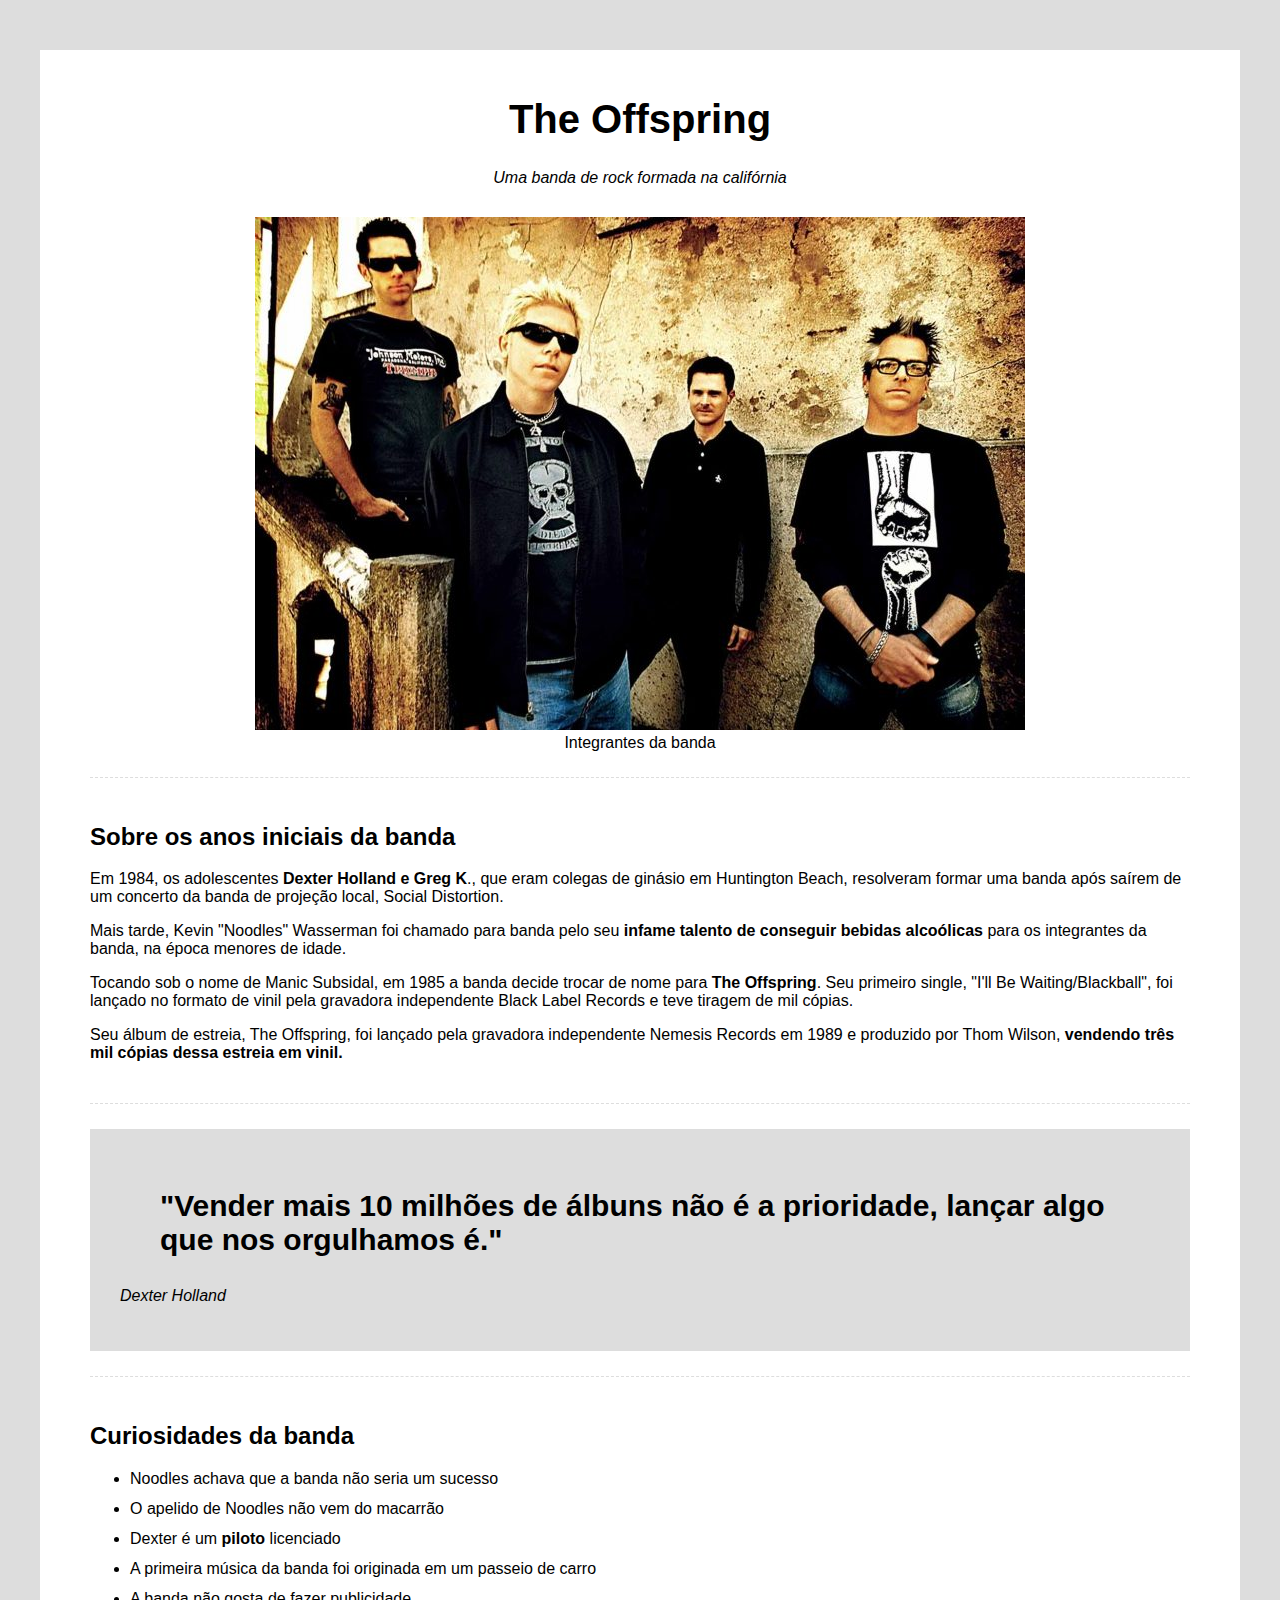
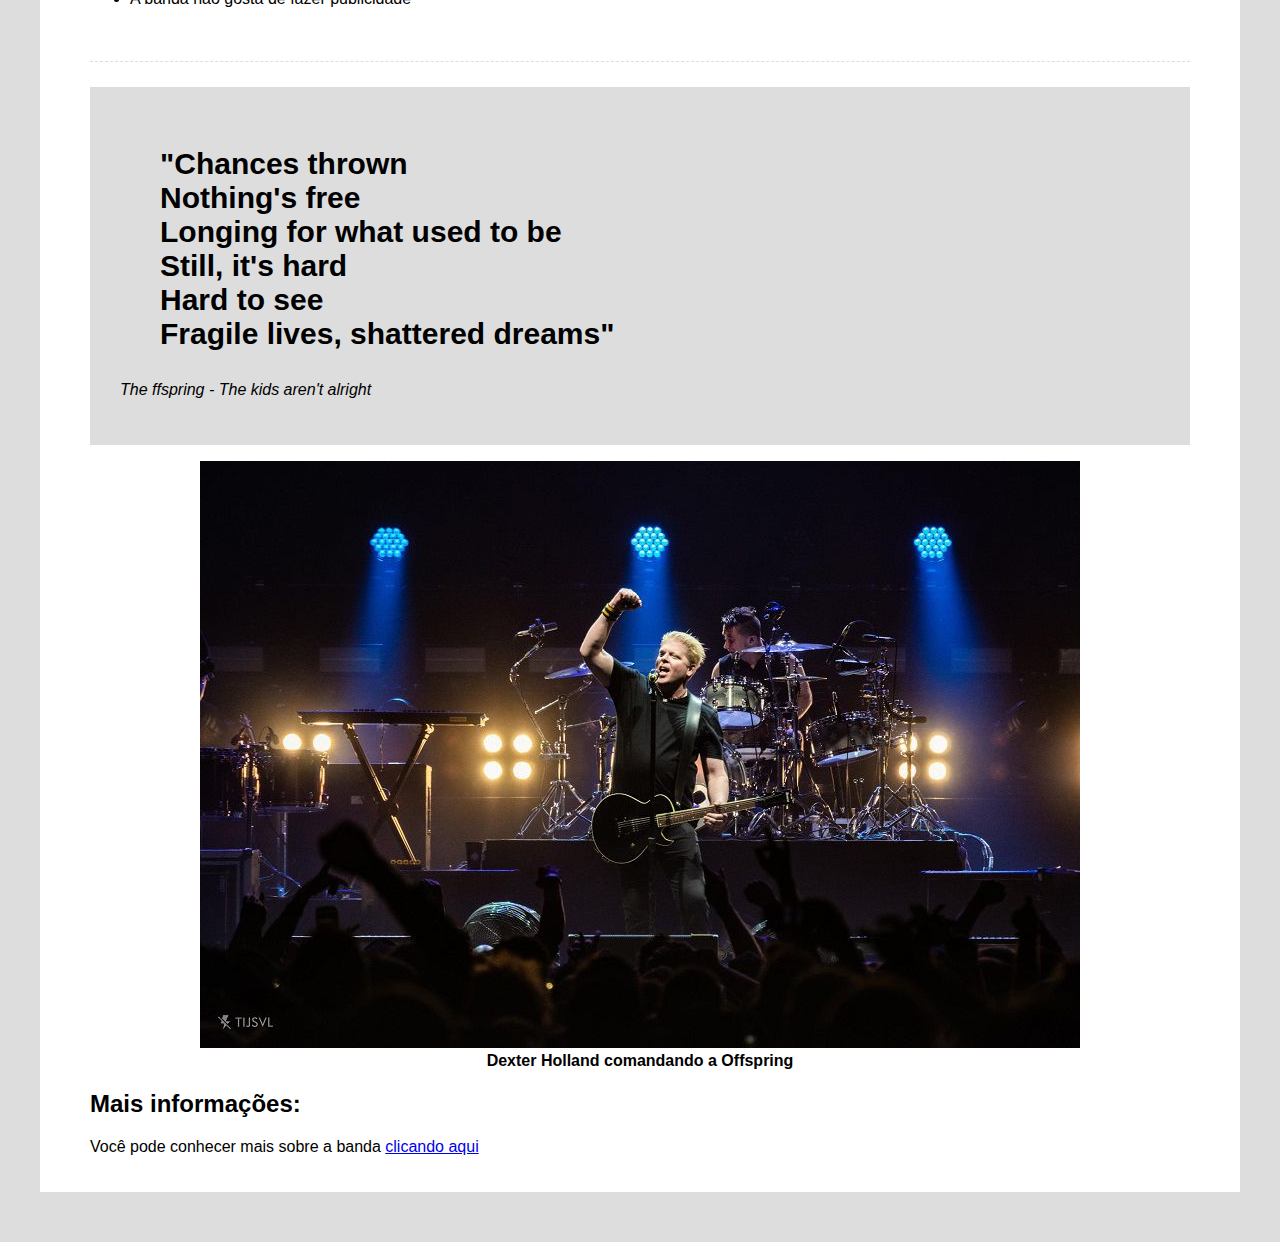
<file: 4_TRIBUTO/index.html>
<!DOCTYPE html>
<html lang="en">
<head>
    <meta charset="UTF-8">
    <meta name="viewport" content="width=device-width, initial-scale=1.0">
    <title>Página de tributo: the offspring</title>
    <link rel="stylesheet" href="CSS/style.css">
</head>
<body>
    <div class="container">
        <!--cabeçalho-->
        <div class="header">
            <h1 class="main-title">The Offspring</h1>
            <p class="main-paragraph">Uma banda de rock formada na califórnia</p>
        </div>
        <!--img dde destaque-->
        <div class="featured-image">
            <figure>
                <img src="IMG/offspring_1.jpg" alt="A banda the offspring">
                <figcaption>Integrantes da banda</figcaption>
            </figure>
        </div>
        <!--biografia-->
        <div class="biography-container">
            <h2>Sobre os anos iniciais da banda</h2>
            <p>
                Em 1984, os adolescentes
                <span class="bold">Dexter Holland e Greg K</span>., que eram colegas
                de ginásio em Huntington Beach, resolveram formar uma banda após
                saírem de um concerto da banda de projeção local, Social Distortion.
              </p>
              <p>
                Mais tarde, Kevin "Noodles" Wasserman foi chamado para banda pelo seu
                <span class="bold"
                  >infame talento de conseguir bebidas alcoólicas</span
                >
                para os integrantes da banda, na época menores de idade.
              </p>
              <p>
                Tocando sob o nome de Manic Subsidal, em 1985 a banda decide trocar de
                nome para <span class="bold">The Offspring</span>. Seu primeiro
                single, "I'll Be Waiting/Blackball", foi lançado no formato de vinil
                pela gravadora independente Black Label Records e teve tiragem de mil
                cópias.
              </p>
              <p>
                Seu álbum de estreia, The Offspring, foi lançado pela gravadora
                independente Nemesis Records em 1989 e produzido por Thom Wilson,
                <span class="bold">
                  vendendo três mil cópias dessa estreia em vinil.</span
                >
              </p>
        </div>
        <!--container de citação-->
        <div class="quotes-container">
            <blockquote>
                "Vender mais 10 milhões de álbuns não é a prioridade, lançar algo que
                nos orgulhamos é."
            </blockquote>
            <p>Dexter Holland</p>
        </div>
        <!--curiosidades-->
        <div class="curiosities-container">
            <h2>Curiosidades da banda</h2>
            <ul>
                <li>Noodles achava que a banda não seria um sucesso</li>
                <li>O apelido de Noodles não vem do macarrão</li>
                <li>Dexter é um <span class="bold">piloto</span> licenciado</li>
                <li>
                  A primeira música da banda foi originada em um passeio de carro
                </li>
                <li>A banda não gosta de fazer publicidade</li>
            </ul>
        </div>
        <!--Segunda citação-->
        <div class="quotes-container">
            <blockquote>
                "Chances thrown <br />
                Nothing's free <br />
                Longing for what used to be <br />
                Still, it's hard <br />
                Hard to see <br />
                Fragile lives, shattered dreams"
              </blockquote>
              <p>The ffspring - The kids aren't alright</p>
        </div>
        <!--Segunda imagem-->
        <div class="img-bold">
            <figure>
                <img src="IMG/offspring_2.jpeg" alt="The offspring em um show">
                <figcaption>Dexter Holland comandando a Offspring</figcaption>
            </figure>
        </div>
        <!--mais informações-->
        <div class="moreinfo-container">
            <h2>Mais informações:</h2>
            <p>
              Você pode conhecer mais sobre a banda
              <a href="https://pt.wikipedia.org/wiki/The_Offspring"
                >clicando aqui</a
              >
            </p>
        </div>
    </div>
</body>
</html>
</file>
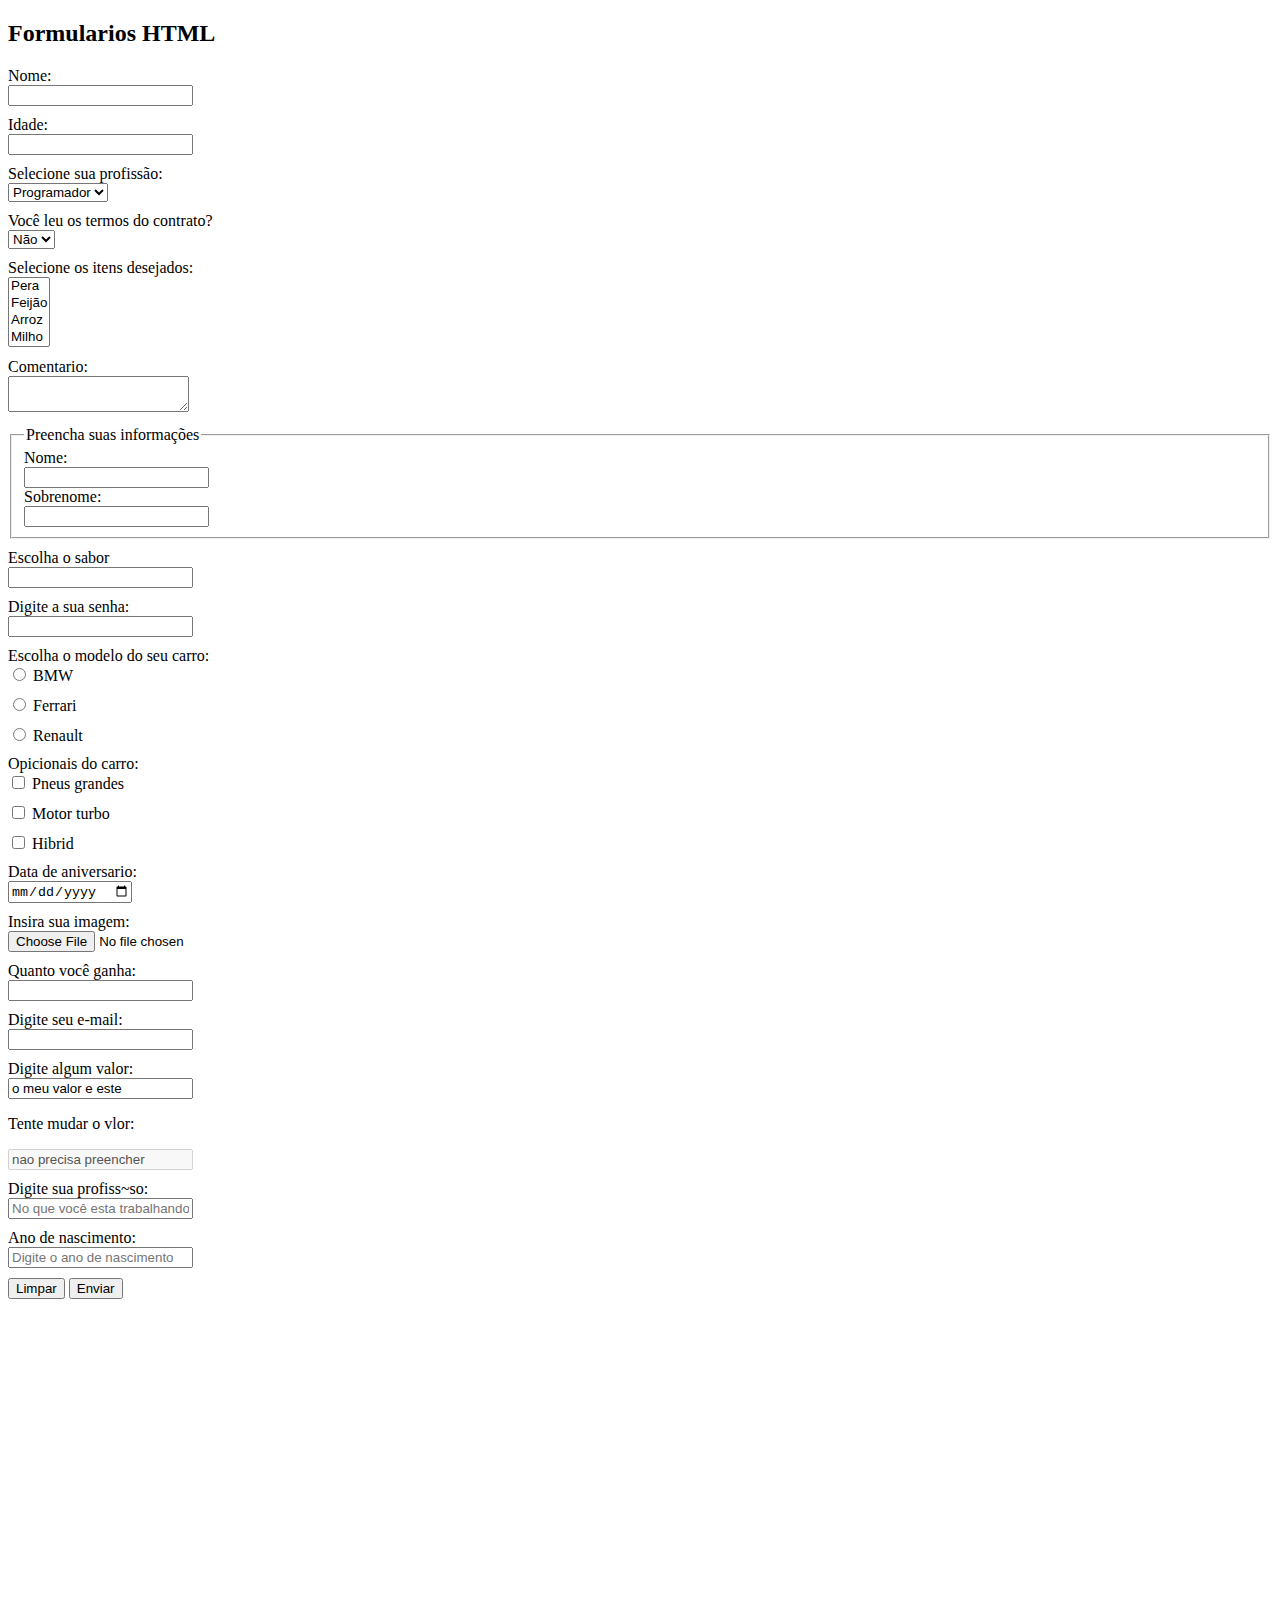
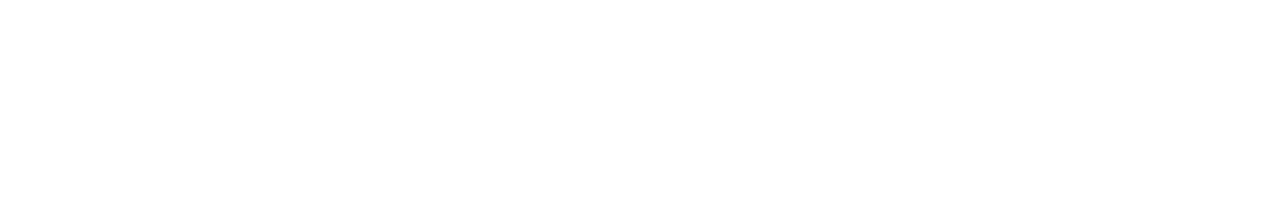
<file: 5_FORM/index.html>
<!DOCTYPE html>
<html lang="pt-br">
<head>
    <meta charset="UTF-8">
    <meta name="viewport" content="width=device-width, initial-scale=1.0">
    <title>Formularios</title>
    <link rel="stylesheet" href="CSS/style.css">
</head>
<body>
    <h2>Formularios HTML</h2>
    <!--1 primeiro formulario-->
    <!--2 atributos do formulario-->
    <form action="register.php" method="GET">
        <div>
            <label>Nome:</label>
            <input type="text" />
        </div>
        <!--3 atributo name-->
        <div>
            <!--4 atributo label-->
            <label for="age">Idade:</label>
            <input type="text" name="age">
        </div>
        <!--6 select-->
        <div>
            <label for="job">Selecione sua profissão:</label>
            <select name="job">
                <option value="programador">Programador</option>
                <option value="tester">Tester/QA</option>
                <option value="devops">DevOps</option>
            </select>
        </div>
        <!--7 atributo selected-->
        <div>
            <label for="contract">Você leu os termos do contrato?</label>
            <select name="contract">
                <option value="sim">Sim</option>
                <option value="nao" selected>Não</option>
            </select>
        </div>
        <!--8 multiplas opções-->
        <div>
            <label for="items">Selecione os itens desejados:</label>
            <select name="items" multiple>
                <option value="pera">Pera</option>
                <option value="feijao">Feijão</option>
                <option value="arroz">Arroz</option>
                <option value="milho">Milho</option>
            </select>
        </div>
        <!--textarea-->
        <div>
            <label for="comment">Comentario:</label>
            <textarea name="comment"></textarea>
        </div>
        <!--10 fieldset e legend-->
        <div>
            <fieldset>
                <legend>Preencha suas informações</legend>
                <label for="firstname">Nome:</label>
                <input type="text" name="firstname">
                <label for="lastname">Sobrenome:</label>
                <input type="text" name="lastname">
            </fieldset>
        </div>
        <!--11 datalist-->
        <div>
            <label for="flavor">Escolha o sabor</label>
            <input type="text" list="flavors" name="flavor">

            <datalist id="flavors">
                <option value="Cereja"></option>
                <option value="value"></option>
                <option value="Morango"></option>
                <option value="Abacaxi"></option>
                <option value="Chocolate"></option>
            </datalist>
        </div>
        <!--12 senha-->
        <div>
            <label for="password">Digite a sua senha:</label>
            <input type="password" name="password">
        </div>
        <!--14 radio button-->
        <div>
            <label for="car_model">Escolha o modelo do seu carro:</label>
            <div class="radio">
                <input type="radio" value="bmw" name="car_label">
                <label for="bmw">BMW</label>
            </div>
            <div class="radio">
                <input type="radio" value="ferrari" name="car_label">
                <label for="bmw">Ferrari</label>
            </div>
            <div class="radio">
                <input type="radio" value="renault" name="car_label">
                <label for="bmw">Renault</label>
            </div>
        </div>
        <!--15 checkbox-->
        <div>
            <label for="optionals">Opicionais do carro:</label>
           <div class="radio">
            <input type="checkbox" name="optionals[]" value="big_tires">
            <label for="big_tires">Pneus grandes</label>
           </div>
           <div class="radio">
            <input type="checkbox" name="optionals[]" value="turbo_engine">
            <label for="turbo_engine">Motor turbo</label>
           </div>
           <div class="radio">
            <input type="checkbox" name="optionals[]" value="hibrid">
            <label for="hibrid">Hibrid</label>
           </div>
        </div>
        <!--16 datas-->
        <div>
            <label for="birthday">Data de aniversario:</label>
            <input type="date" name="birthday">
        </div>
        <!--17 arquivos-->
        <div>
            <label for="image">Insira sua imagem:</label>
            <input type="file" name="image">
        </div>
        <!--18 numeros-->
        <div>
            <label for="salary">Quanto você ganha:</label>
            <input type="number" name="salary">
        </div>
        <!--19 emails-->
        <div>
            <label for="email">Digite seu e-mail:</label>
            <input type="email" name="email">
        </div>
        <!--20 value-->
        <div>
            <label for="value">Digite algum valor:</label>
            <input type="text" value="o meu valor e este" name="value">
        </div>
        <!--21 disable-->
        <div>
            <p>Tente mudar o vlor:</p>
            <input type="text" value="nao precisa preencher" disabled>
        </div>

        <!--22 placeholder-->
        <div>
            <label for="currentjob">Digite sua profiss~so:</label>
            <input type="text" name="currentjob" placeholder="No que você esta trabalhando agora?">
        </div>

        <!--23 required-->
        <div>
            <label for="birthyear">Ano de nascimento:</label>
            <input type="text" placeholder="Digite o ano de nascimento" required>
        </div>

        <!--13 resetar form-->
        <input type="reset" value="Limpar"/>
        <!--5 envio de form-->
        <input type="submit" value="Enviar"/>
    </form>
</body>
</html>
</file>
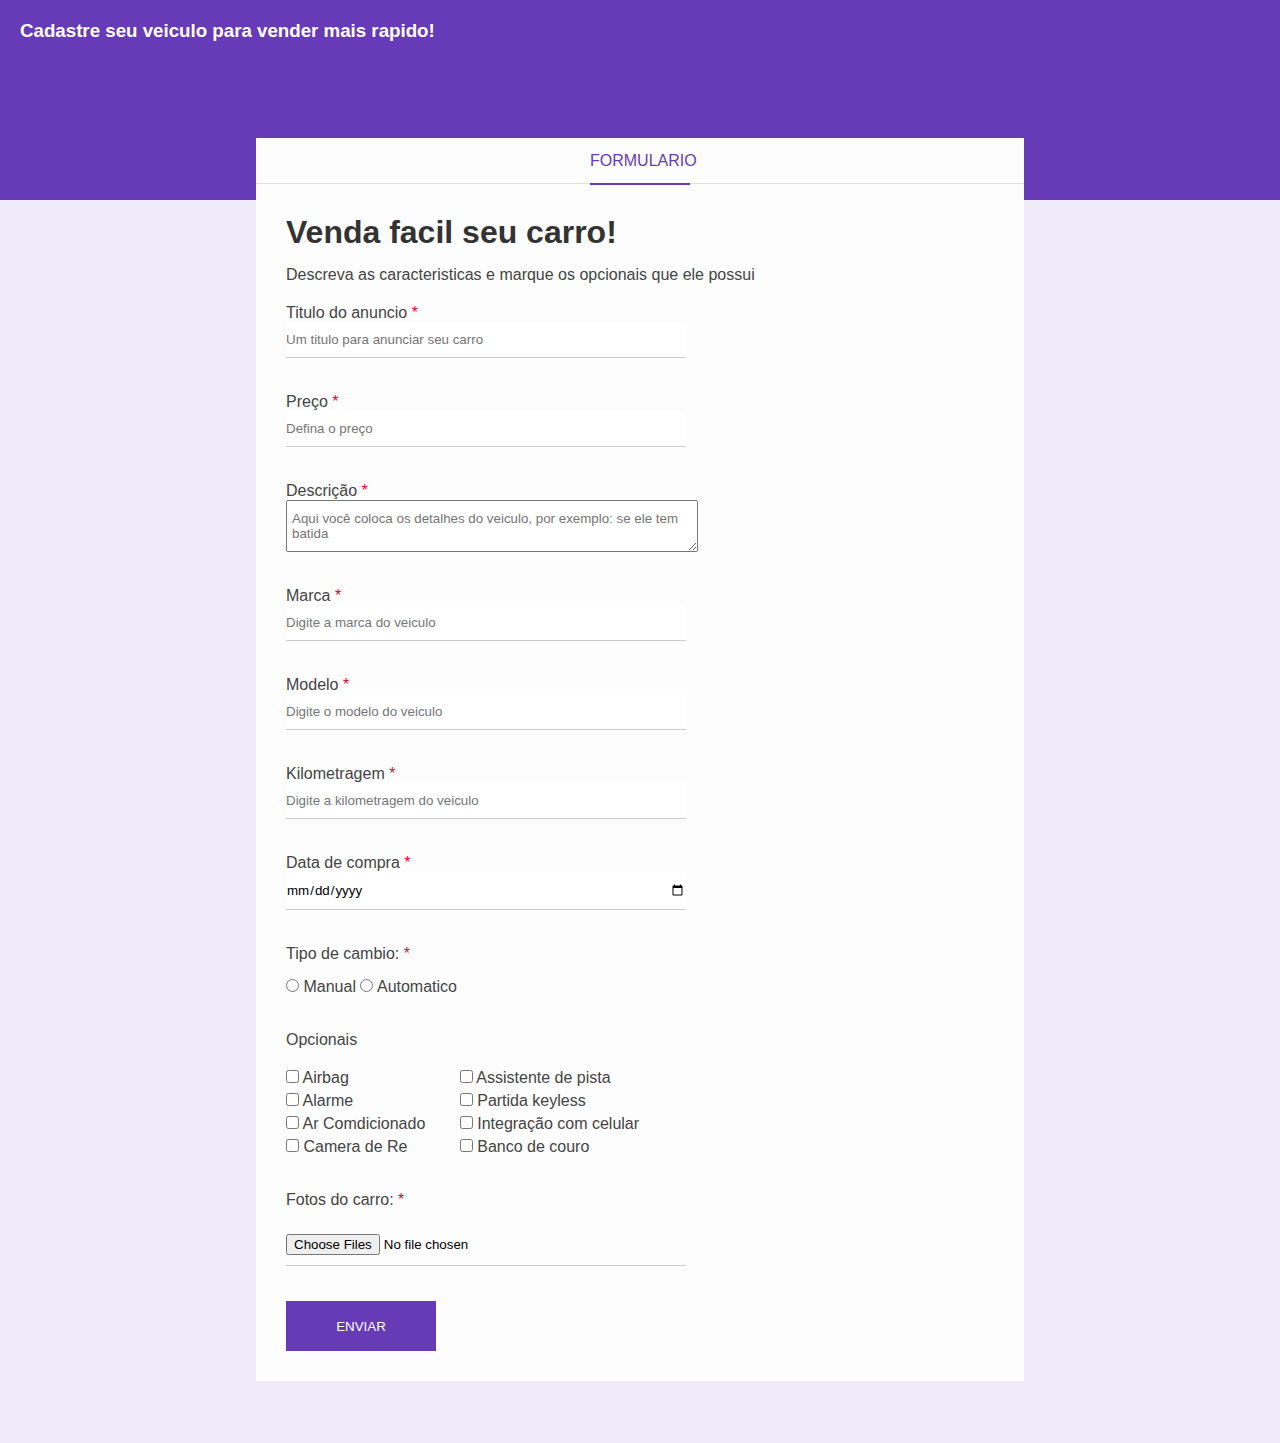
<file: 6_FORM_PROJECT/index.html>
<!DOCTYPE html>
<html lang="pt-br">
<head>
    <meta charset="UTF-8">
    <meta name="viewport" content="width=device-width, initial-scale=1.0">
    <title>Venda seu carro</title>
    <link rel="stylesheet" href="CSS/style.css">
</head>
<body>
    <div class="container">
            <div class="header">
                <h3>Cadastre seu veiculo para vender mais rapido!</h3>      
            </div>
            <div class="form-container">
                <div class="form-header">
                    <p>Formulario</p>
            </div>
            <div class="form-body">
                <h1 class="form-title">Venda facil seu carro!</h1>
                <p>
                    Descreva as caracteristicas e marque os opcionais que ele possui
                </p>
                <form>
                    <div class="box-input">
                        <label for="title">
                            Titulo do anuncio <span class="required-field">*</span></label
                        >
                        <input 
                        type="text" 
                        name="title" 
                        id="title" 
                        class="block" 
                        placeholder="Um titulo para anunciar seu carro"
                        minlength="1"
                        maxlength="30"
                        required
                        />
                    </div>
                    <div class="box-input">
                        <label for="price">
                            Preço <span class="required-field">*</span></label
                        >
                        <input 
                        type="number" 
                        name="price" 
                        id="price" 
                        class="block" 
                        placeholder="Defina o preço"
                        required
                        />
                    </div>
                    <div class="box-input">
                        <label for="description">
                            Descrição <span class="required-field">*</span></label
                        >
                        <textarea name="description" id="description" class="block" placeholder="Aqui você coloca os detalhes do veiculo, por exemplo: se ele tem batida"></textarea>
                    </div>
                    <div class="box-input">
                        <label for="brand">
                            Marca <span class="required-field">*</span></label
                        >
                        <input 
                        type="text" 
                        name="brand" 
                        id="brand" 
                        class="block" 
                        placeholder="Digite a marca do veiculo"
                        required
                        />
                    </div>
                    <div class="box-input">
                        <label for="model">
                            Modelo <span class="required-field">*</span></label
                        >
                        <input 
                        type="text" 
                        name="model" 
                        id="model" 
                        class="block" 
                        placeholder="Digite o modelo do veiculo"
                        required
                        />
                    </div>
                    <div class="box-input">
                        <label for="mileage">
                            Kilometragem <span class="required-field">*</span></label
                        >
                        <input 
                        type="number" 
                        name="mileage" 
                        id="mileage" 
                        class="block" 
                        placeholder="Digite a kilometragem do veiculo"
                        required
                        />
                    </div>
                    <div class="box-input">
                        <label for="purchase_date">
                            Data de compra <span class="required-field">*</span></label
                        >
                        <input 
                        type="date" 
                        name="purchase_date" 
                        id="purchase_date" 
                        class="block" 
                        required
                        />
                    </div>
                    <div class="box-input">
                        <p>Tipo de cambio: <span class="required-field">*</span></p>
                        <input type="radio" id="manual" name="gear"/>
                        <label for="manual">Manual</label>
                        <input type="radio" id="automatico" name="gear"/>
                        <label for="automatico">Automatico</label>
                    </div>
                    <div class="optionais-box">
                        <p>Opcionais</p>
                        <ul class="optionais-list">
                            <li>
                                <input type="checkbox" id="airbag" name="optional[]" value="airbag">
                                <label for="airbag">Airbag</label>
                            </li>
                            <li>
                                <input type="checkbox" id="alarme" name="optional[]" value="alarme">
                                <label for="alarme">Alarme</label>
                            </li>
                            <li>
                                <input type="checkbox" id="ac" name="optional[]" value="ac">
                                <label for="ac">Ar Comdicionado</label>
                            </li>
                            <li>
                                <input type="checkbox" id="reverse_camera" name="optional[]" value="reverse_camera">
                                <label for="reverse_camera">Camera de Re</label>
                            </li>
                        </ul>
                    </div>
                    <div class="optionais-box">

                        <ul class="optionais-list">
                            <li>
                                <input type="checkbox" id="lane_assist" name="optional[]" value="lane_assist">
                                <label for="lane_assist">Assistente de pista</label>
                            </li>
                            <li>
                                <input type="checkbox" id="keyless" name="optional[]" value="keyless">
                                <label for="keyless">Partida keyless</label>
                            </li>
                            <li>
                                <input type="checkbox" id="smartphone" name="optional[]" value="smartphone">
                                <label for="smartphone">Integração com celular</label>
                            </li>
                            <li>
                                <input type="checkbox" id="leather_seat" name="optional[]" value="leather_seat">
                                <label for="leather_seat">Banco de couro</label>
                            </li>
                        </ul>
                    </div>
                    <div class="box-input">
                        <p>Fotos do carro: <span class="required-field">*</span></p>
                        <input 
                            type="file" 
                            multiple 
                            accept="image/png, image/jpg"
                            id="images"
                            name="images"
                            required
                        />
                    </div>
                    <input type="submit" value="Enviar" class="btn-submit">
                </form>
            </div>
        </div>
    </div>
</body>
</html>
</file>
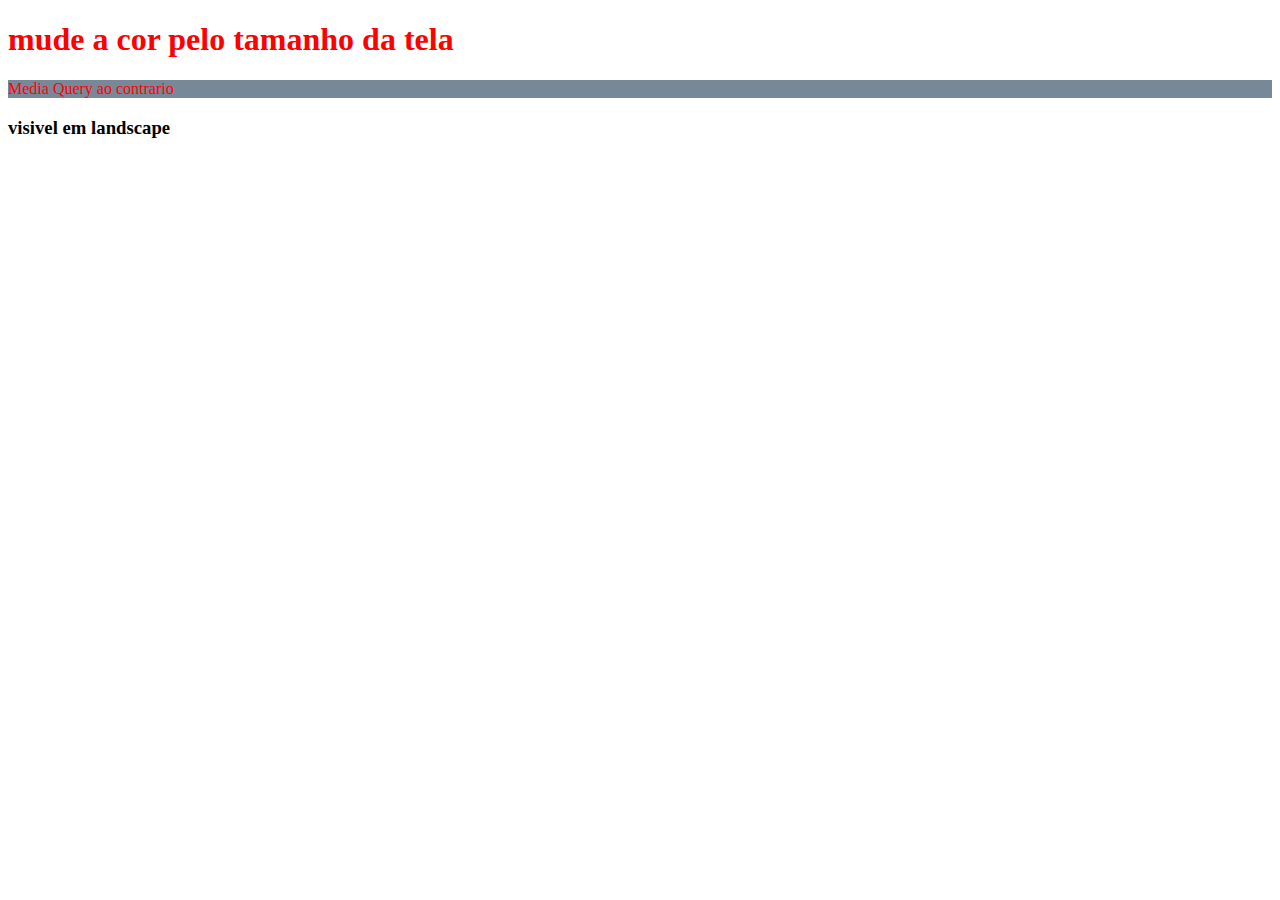
<file: 7_RESPONSIVIDADE/index.html>
<!DOCTYPE html>
<html lang="en">
<head>
    <meta charset="UTF-8">
    <!--1 metatag de responsividade-->
    <meta name="viewport" content="width=device-width, initial-scale=1.0">
    <title>Responsividade</title>
    <link rel="stylesheet" href="css/style.css">
</head>
<body>
    <!--2 media query-->
    <h1> mude a cor pelo tamanho da tela </h1>
    <!-- 3 min width-->
     <p>Media Query ao contrario</p>
     <!--4 lanscape-->
     <h3>visivel em landscape</h3>
</body>
</html>
</file>
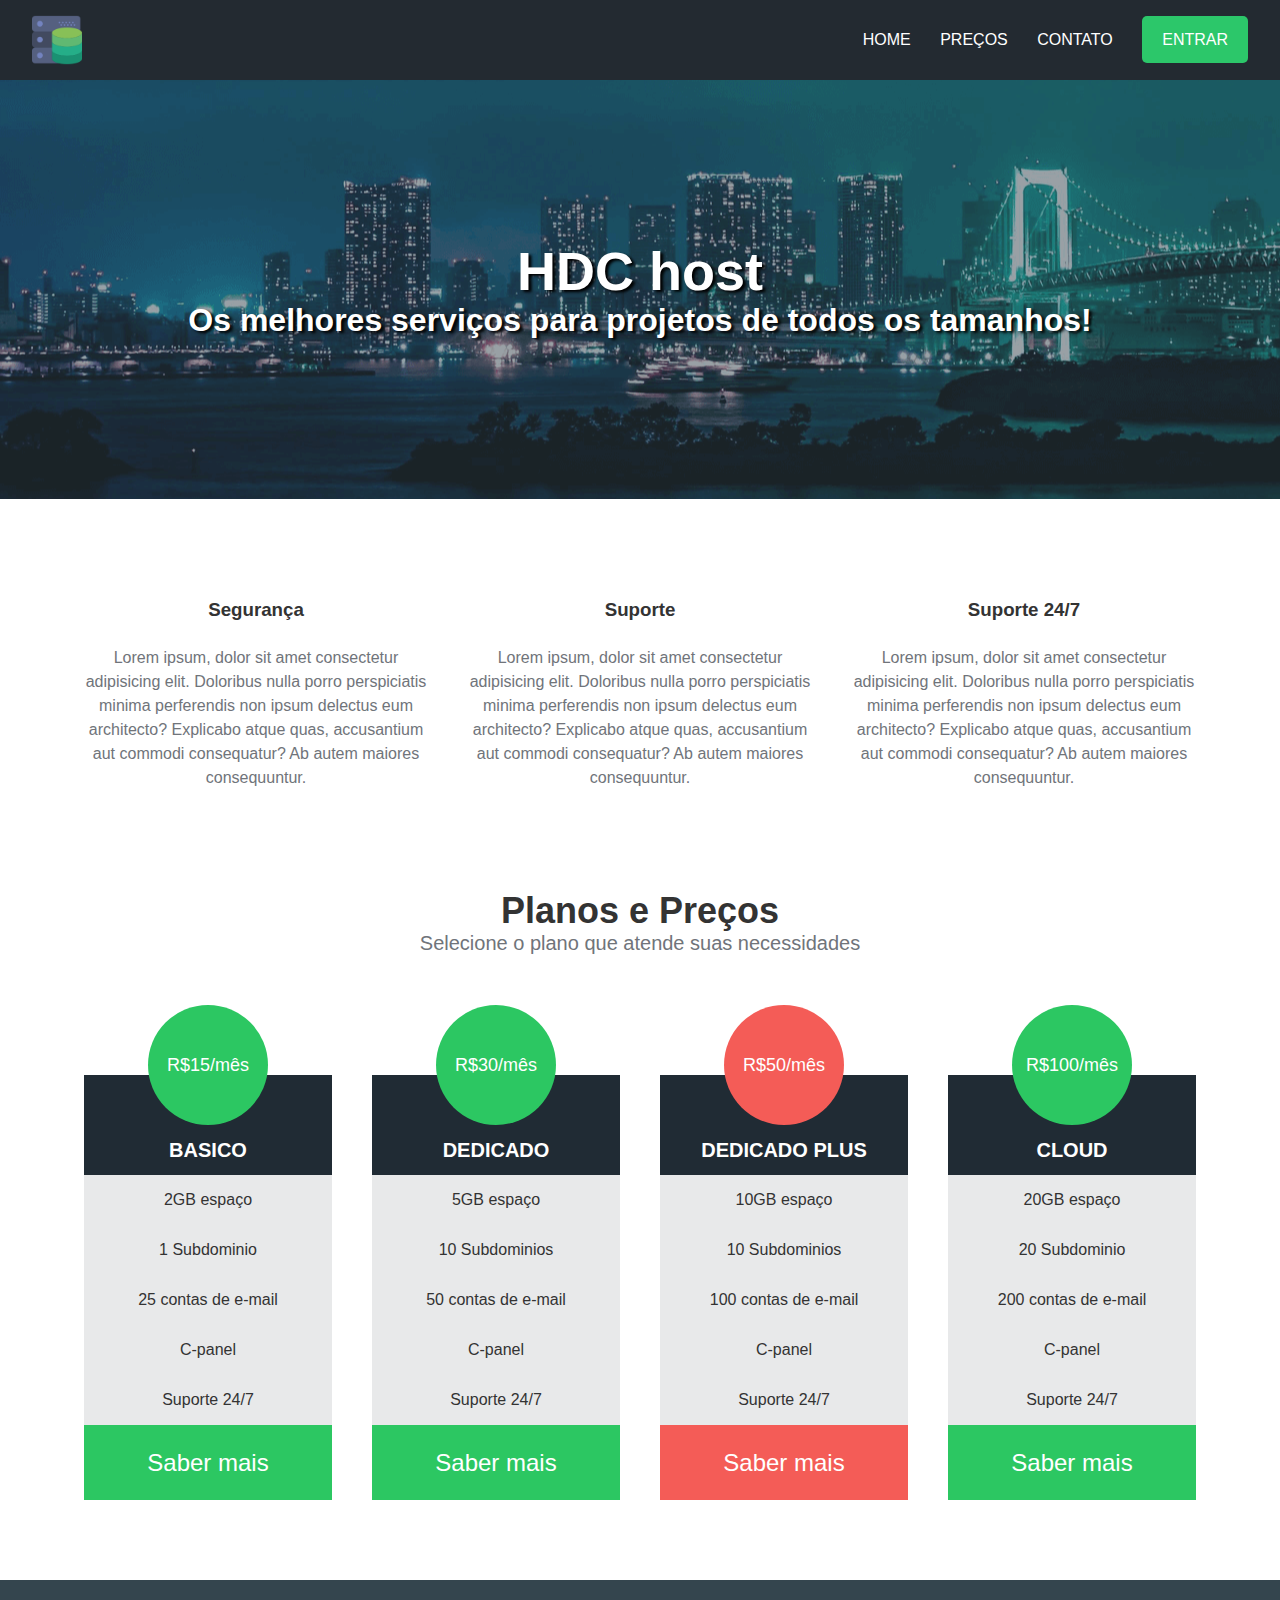
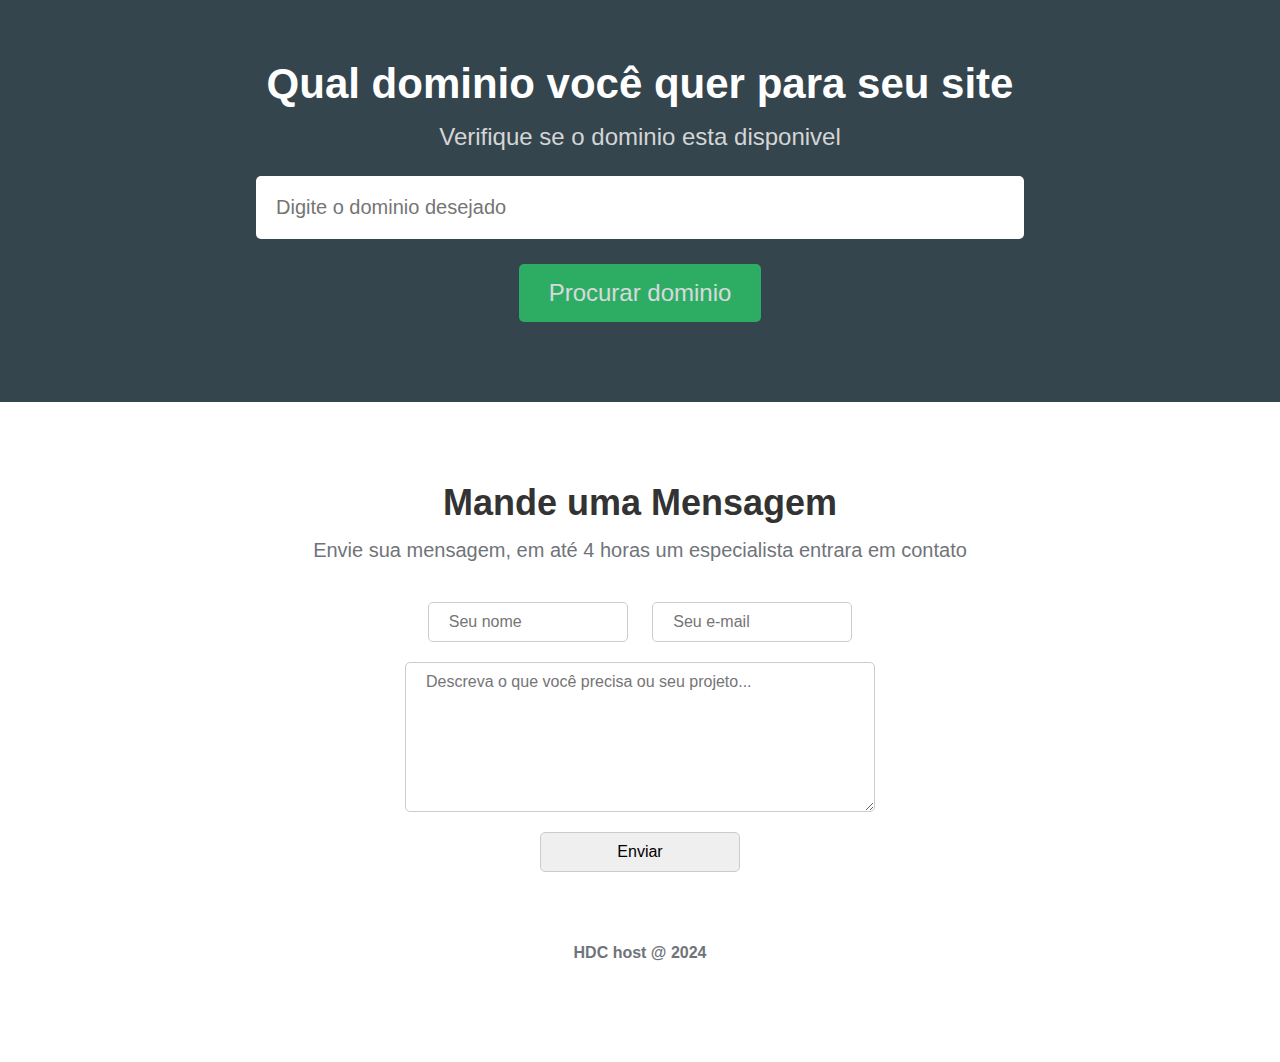
<file: 8_HDC_HOST/index.html>
<!DOCTYPE html>
<html lang="en">
<head>
    <meta charset="UTF-8">
    <meta name="viewport" content="width=device-width, initial-scale=1.0">
    <title>HDC Host</title>
    <!--icones-->
    <link rel="stylesheet" href="https://cdnjs.cloudflare.com/ajax/libs/font-awesome/6.5.2/css/all.min.css" integrity="sha512-SnH5WK+bZxgPHs44uWIX+LLJAJ9/2PkPKZ5QiAj6Ta86w+fsb2TkcmfRyVX3pBnMFcV7oQPJkl9QevSCWr3W6A==" crossorigin="anonymous" referrerpolicy="no-referrer" />
    <!--estilos-->
    <link rel="stylesheet" href="CSS/style.css">
</head>
<body>
    <div class="container">
        <div class="navbar-container">
            <nav>
                <a href="#">
                    <img src="IMG/hdchostlogo.png" alt="HDC host" class="logo">
                </a>
                <ul class="navbar-items">
                    <li>
                        <a href="#">Home</a>
                    </li>
                    <li>
                        <a href="#">Preços</a>
                    </li>
                    <li>
                        <a href="#">Contato</a>
                    </li>
                    <li>
                        <a href="#" class="default-btn">Entrar</a>
                    </li>
                </ul>
            </nav>
        </div>
        <main>
            <div class="main-banner">
                <h1>HDC host</h1>
                <p>Os melhores serviços para projetos de todos os tamanhos!</p>
            </div>
            <section class="services-container">
                <ul>
                    <li>
                        <i class="fas fa-shield-alt"></i>
                        <h3>Segurança</h3>
                        <p>Lorem ipsum, dolor sit amet consectetur 
                            adipisicing elit. Doloribus nulla porro
                             perspiciatis minima perferendis non ipsum 
                             delectus eum architecto? Explicabo atque quas, 
                             accusantium aut commodi consequatur? Ab autem 
                             maiores consequuntur.
                        </p>
                    </li>
                    <li>
                        <i class="fas fa-rocket"></i>
                        <h3>Suporte</h3>
                        <p>Lorem ipsum, dolor sit amet consectetur 
                            adipisicing elit. Doloribus nulla porro
                             perspiciatis minima perferendis non ipsum 
                             delectus eum architecto? Explicabo atque quas, 
                             accusantium aut commodi consequatur? Ab autem 
                             maiores consequuntur.
                        </p>
                    </li>
                    <li>
                        <i class="fas fa-comments"></i>
                        <h3>Suporte 24/7</h3>
                        <p>Lorem ipsum, dolor sit amet consectetur 
                            adipisicing elit. Doloribus nulla porro
                             perspiciatis minima perferendis non ipsum 
                             delectus eum architecto? Explicabo atque quas, 
                             accusantium aut commodi consequatur? Ab autem 
                             maiores consequuntur.
                        </p>
                    </li>
                </ul>
            </section>
            <section class="pricing-container">
                <h2>Planos e Preços</h2>
                <p>Selecione o plano que atende suas necessidades</p>
                <div class="plans-container">
                    <div class="plan">
                        <ul>
                            <li class="price">R$15/mês</li>
                            <li class="plan-name">Basico</li>
                            <li >2GB espaço</li>
                            <li>1 Subdominio</li>
                            <li >25 contas de e-mail</li>
                            <li >C-panel</li>
                            <li >Suporte 24/7</li>
                            <li class="plan-btn">Saber mais</li>
                        </ul>
                    </div>
                    <div class="plan">
                        <ul>
                            <li class="price">R$30/mês</li>
                            <li class="plan-name">Dedicado</li>
                            <li >5GB espaço</li>
                            <li>10 Subdominios</li>
                            <li >50 contas de e-mail</li>
                            <li >C-panel</li>
                            <li >Suporte 24/7</li>
                            <li class="plan-btn">Saber mais</li>
                        </ul>
                    </div>
                    <div class="plan">
                        <ul>
                            <li class="price recomended">R$50/mês</li>
                            <li class="plan-name">Dedicado Plus</li>
                            <li >10GB espaço</li>
                            <li>10 Subdominios</li>
                            <li >100 contas de e-mail</li>
                            <li >C-panel</li>
                            <li >Suporte 24/7</li>
                            <li class="plan-btn recomended">Saber mais</li>
                        </ul>
                    </div>
                    <div class="plan">
                        <ul>
                            <li class="price">R$100/mês</li>
                            <li class="plan-name">Cloud</li>
                            <li >20GB espaço</li>
                            <li>20 Subdominio</li>
                            <li >200 contas de e-mail</li>
                            <li >C-panel</li>
                            <li >Suporte 24/7</li>
                            <li class="plan-btn">Saber mais</li>
                        </ul>
                    </div>
                </div>
            </section>
            <section class="searchdomain-container">
                <h2>Qual dominio você quer para seu site</h2>
                <p>Verifique se o dominio esta disponivel</p>
                <form>
                    <input 
                    type="text"
                    name="domain"
                    id="domain"
                    placeholder="Digite o dominio desejado"
                    />
                    <input type="submit" value="Procurar dominio">
                </form>
            </section>
            <section class="contact-container">
                <h2>Mande uma Mensagem</h2>
                <p>Envie sua mensagem, em até 4 horas um especialista entrara em contato</p>
                <form>
                    <input type="text" name="name" id="name" placeholder="Seu nome">
                    <input type="email" name="email" id="email" placeholder="Seu e-mail">
                    <textarea name="message" id="message" placeholder="Descreva o que você precisa ou seu projeto..."></textarea>
                    <input type="submit" value="Enviar">
                </form>
            </section>
        </main>
        <footer>
            <p>HDC host @ 2024</p>
        </footer>
    </div>
</body>
</html>
</file>
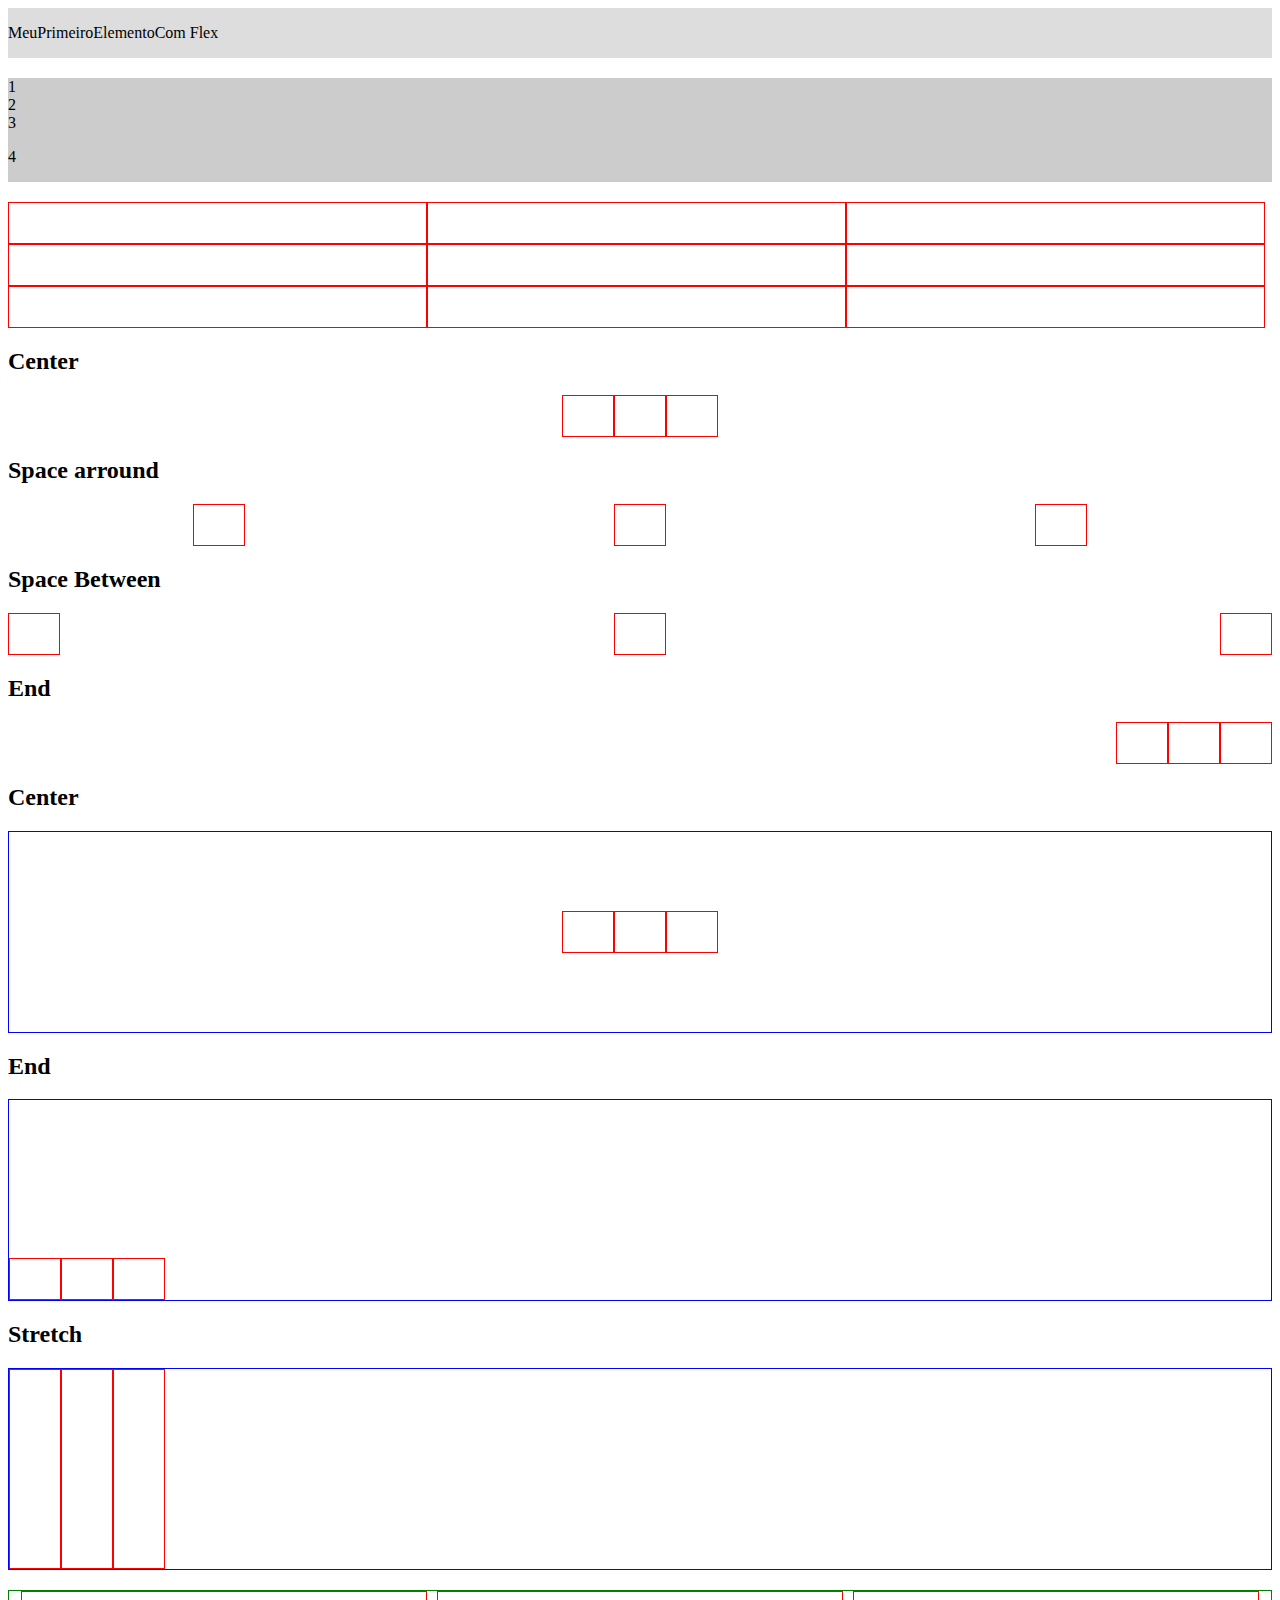
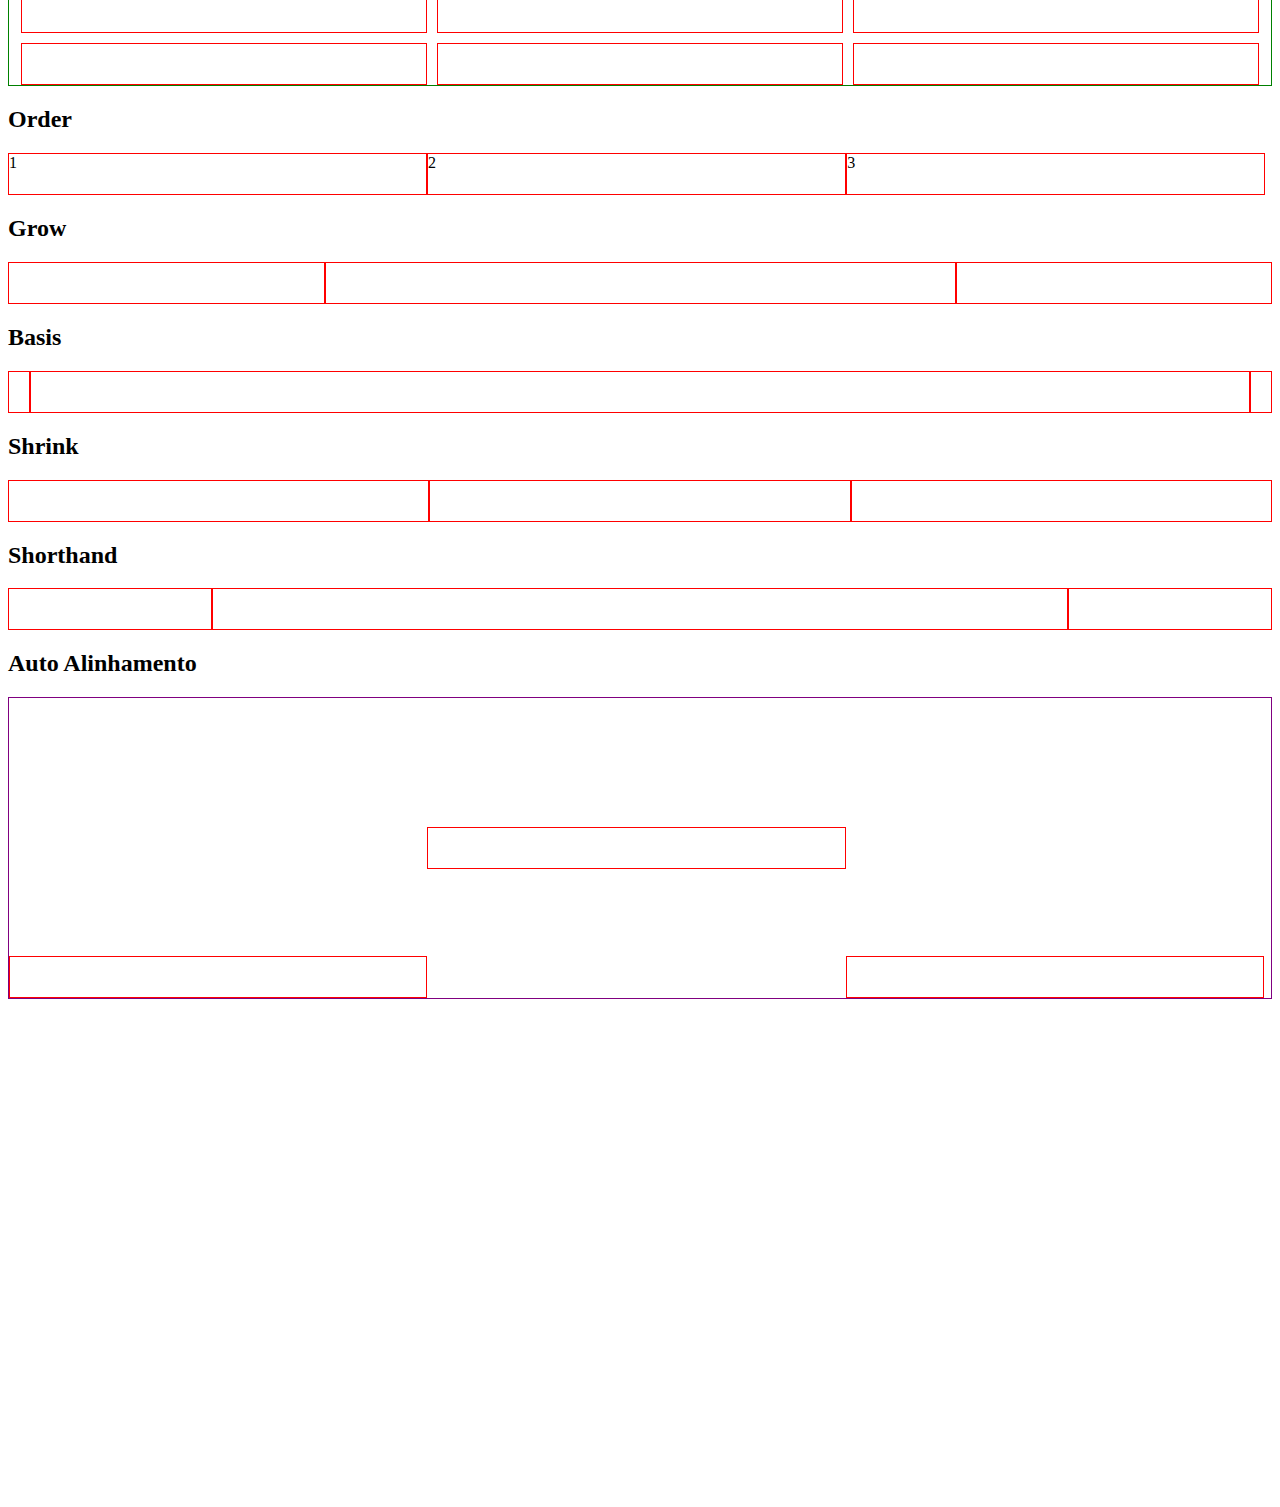
<file: 9_FLEXBOX/index.html>
<!DOCTYPE html>
<html lang="en">
<head>
    <meta charset="UTF-8">
    <meta name="viewport" content="width=device-width, initial-scale=1.0">
    <title>Flexbox</title>
    <link rel="stylesheet" href="css/style.css">
</head>
<body>
<!--1 flex-->
<div class="flex">
    <p>Meu</p>
    <p>Primeiro</p>
    <p>Elemento</p>
    <p>Com Flex</p>
</div>

<!--2 colun-->
<div class="column">
    <span>1</span>
    <span>2</span>
    <span>3</span>
    <p>4</p>
</div>

<!--3 wrap-->
<div class="wrap">
    <div class="box"></div>
    <div class="box"></div>
    <div class="box"></div>
    <div class="box"></div>
    <div class="box"></div>
    <div class="box"></div>
    <div class="box"></div>
    <div class="box"></div>
    <div class="box"></div>
</div>

<!--4 justfy content-->
<h2>Center</h2>
<div class="center">
    <div class="box"></div>
    <div class="box"></div>
    <div class="box"></div>
</div>
<h2>Space arround</h2>
<div class="space-arround">
    <div class="box"></div>
    <div class="box"></div>
    <div class="box"></div>
</div>
<h2>Space Between</h2>
<div class="space-between">
    <div class="box"></div>
    <div class="box"></div>
    <div class="box"></div>
</div>
<h2>End</h2>
<div class="end">
    <div class="box"></div>
    <div class="box"></div>
    <div class="box"></div>
</div>

<!-- 5 align itens-->
<h2>Center</h2>
<div class="align-center">
    <div class="box"></div>
    <div class="box"></div>
    <div class="box"></div>
</div>

<h2>End</h2>
<div class="flex-end">
    <div class="box"></div>
    <div class="box"></div>
    <div class="box"></div>
</div>

<h2>Stretch</h2>
<div class="stretch">
    <div class="box"></div>
    <div class="box"></div>
    <div class="box"></div>
</div>

<!--gap-->
<div class="gap">
    <div class="box"></div>
    <div class="box"></div>
    <div class="box"></div>
    <div class="box"></div>
    <div class="box"></div>
    <div class="box"></div>
</div>

<!--order-->
<h2>Order</h2>
<div class="order">
    <div class="box" id="three">3</div>
    <div class="box" id="one">1</div>
    <div class="box" id="two">2</div>
</div>

<!--grow-->
<h2>Grow</h2>
<div class="grow">
    <div class="box"></div>
    <div class="box big"></div>
    <div class="box"></div>
</div>

<!--basis-->
<h2>Basis</h2>
<div class="basis">
    <div class="box"></div>
    <div class="box big"></div>
    <div class="box"></div>
</div>

<!--shrink-->
<h2>Shrink</h2>
<div class="shrink">
    <div class="box"></div>
    <div class="box small"></div>
    <div class="box"></div>
</div>

<!--flex shorthand-->
<h2>Shorthand</h2>
<div class="shorthand">
    <div class="box"></div>
    <div class="box diferent"></div>
    <div class="box"></div>
</div>
<!--auto alinhamento-->
<h2>Auto Alinhamento</h2>
<div class="auto-alignment">
    <div class="box"></div>
    <div class="box diferent"></div>
    <div class="box"></div>
</div>
</body>
</html>
</file>
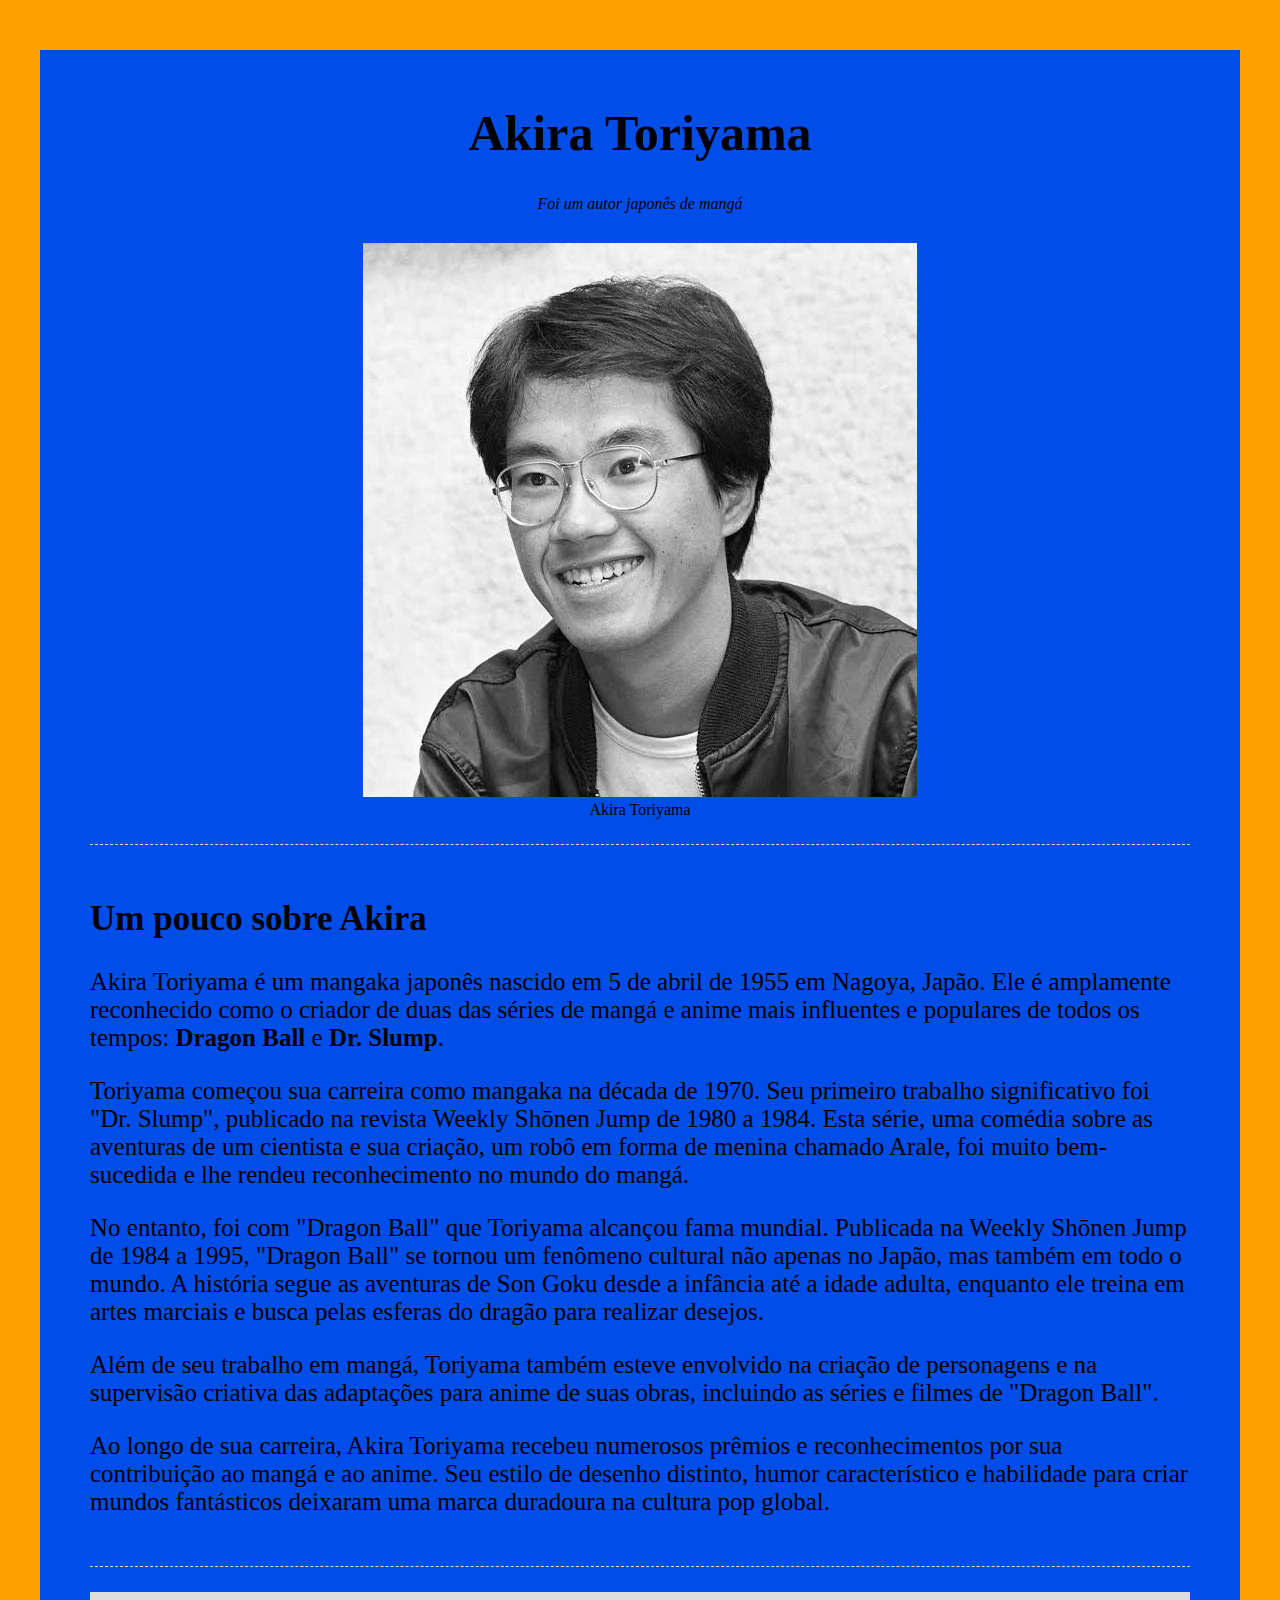
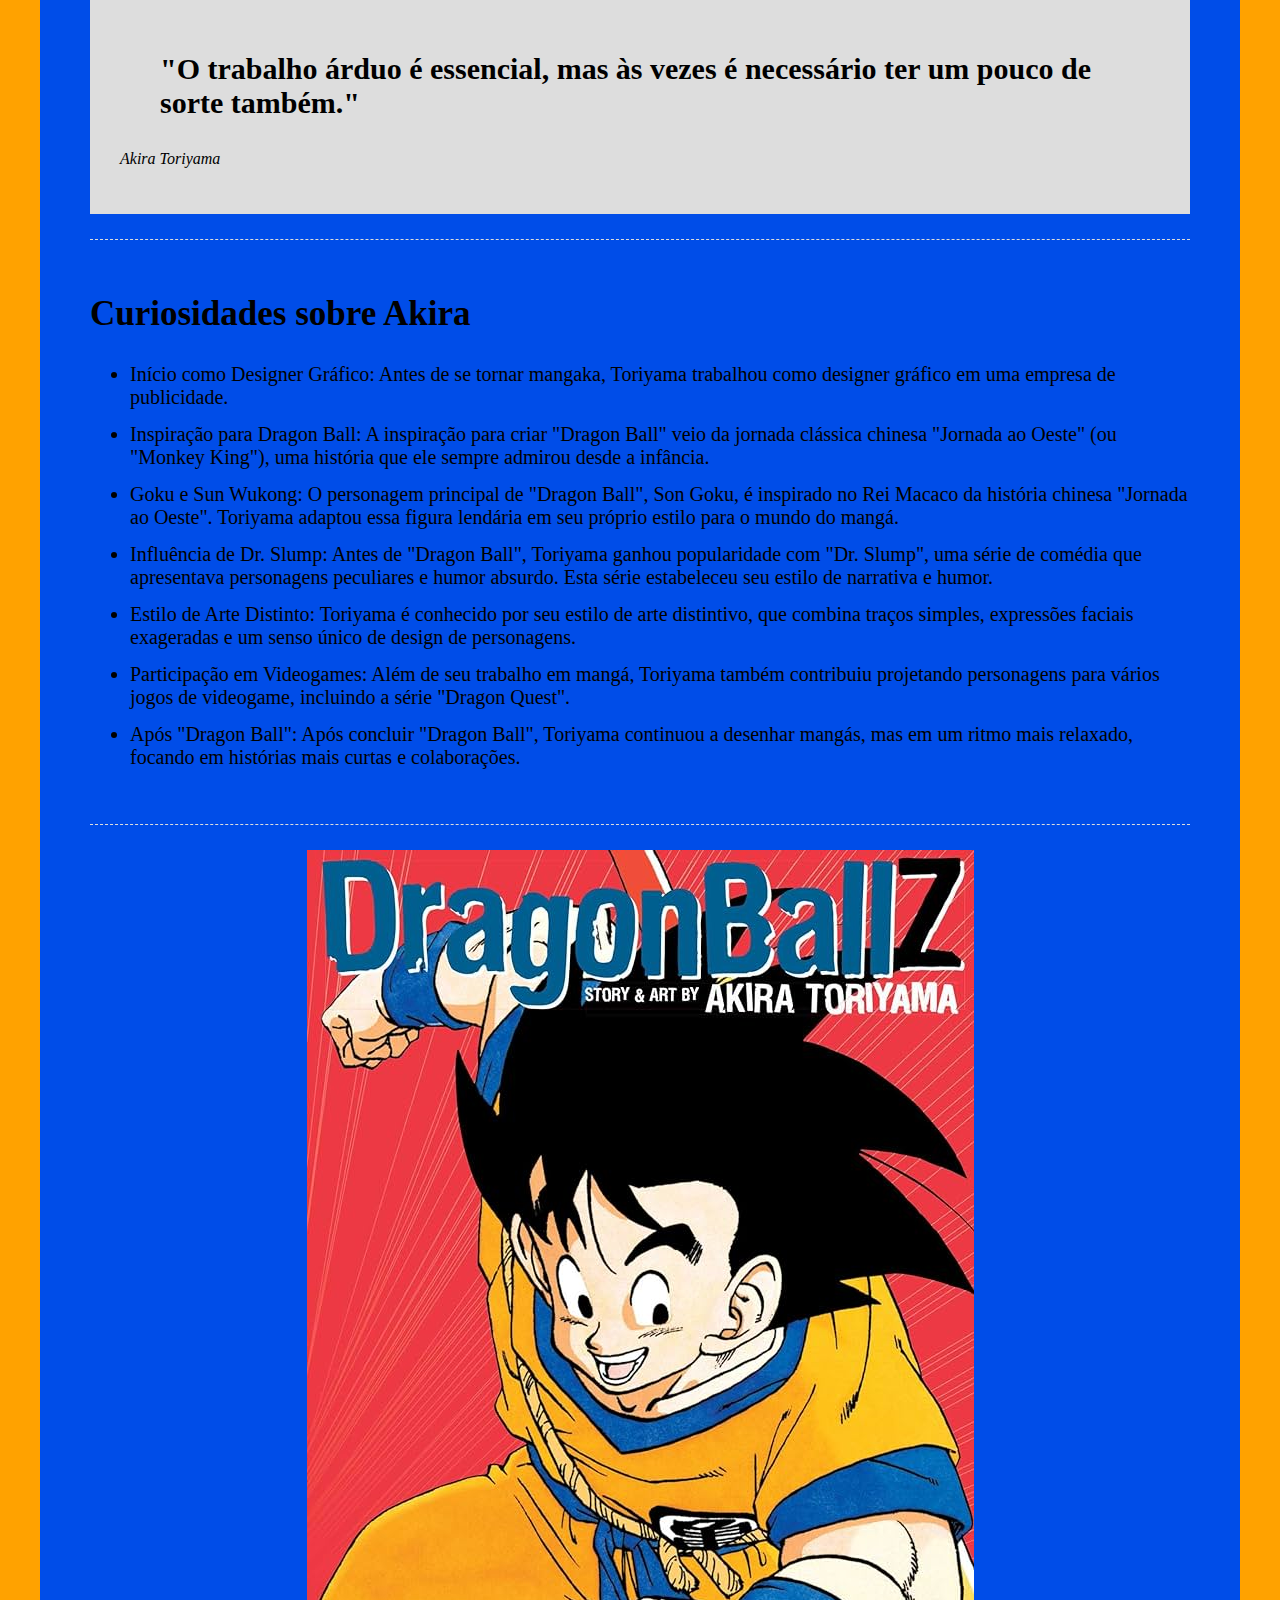
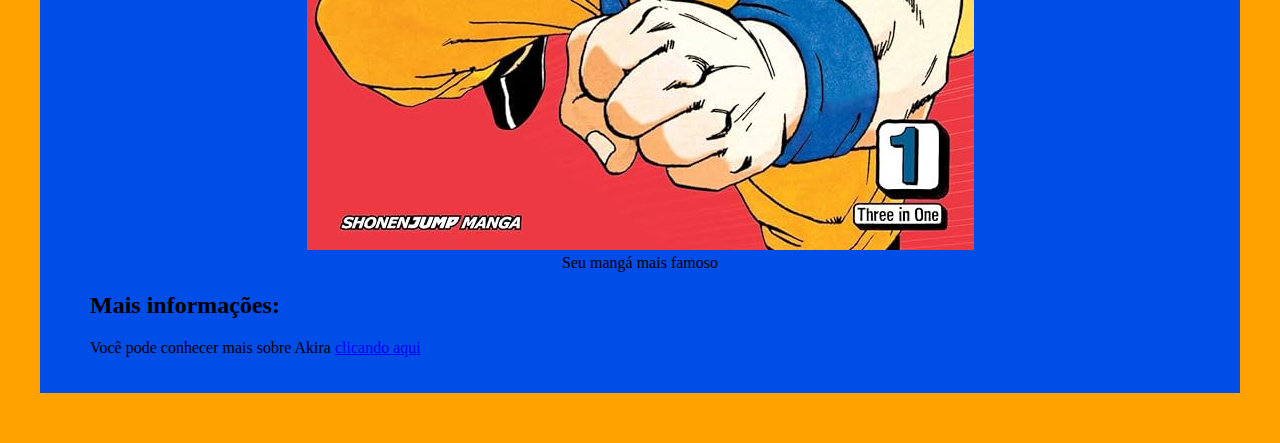
<file: DESAFIO_TRIBUTO/index.html>
<!DOCTYPE html>
<html lang="en">
<head>
    <meta charset="UTF-8">
    <meta name="viewport" content="width=device-width, initial-scale=1.0">
    <title>Página de tributo: Akira Toriyama</title>
    <link rel="stylesheet" href="CSS/style.css">
</head>
<body>
    <div class="container">
        <!--cabeçalho-->
        <div class="header">
            <h1 class="main-title">Akira Toriyama</h1>
            <p class="main-paragraph">Foi um autor japonês de mangá</p>
        </div>
        <!--img dde destaque-->
        <div class="featured-image">
            <figure>
                <img src="IMG/akira.jpg" alt="Foto do Akira">
                <figcaption>Akira Toriyama</figcaption>
            </figure>
        </div>
        <!--biografia-->
        <div class="biography-container">
            <h2>Um pouco sobre Akira</h2>
            <p>
                Akira Toriyama é um mangaka japonês nascido em 5 de abril de 1955 
                em Nagoya, Japão. Ele é amplamente reconhecido como o criador de duas das séries de mangá 
                e anime mais influentes e populares de todos os tempos: <span class="bold">Dragon Ball</span> e <span class="bold">Dr. Slump</span>.
            </p>
            <p>
                Toriyama começou sua carreira como mangaka na década de 1970. Seu primeiro trabalho 
                significativo foi "Dr. Slump", publicado na revista Weekly Shōnen Jump de 1980 a 1984. 
                Esta série, uma comédia sobre as aventuras de um cientista e sua criação, um robô em forma 
                de menina chamado Arale, foi muito bem-sucedida e lhe rendeu reconhecimento no mundo do mangá.
            </p>
            <p>
                No entanto, foi com "Dragon Ball" que Toriyama alcançou fama mundial. Publicada na Weekly Shōnen
                 Jump de 1984 a 1995, "Dragon Ball" se tornou um fenômeno cultural não apenas no Japão, mas também 
                 em todo o mundo. A história segue as aventuras de Son Goku desde a infância até a idade adulta, enquanto 
                 ele treina em artes marciais e busca pelas esferas do dragão para realizar desejos.
            </p>
            <p>
                Além de seu trabalho em mangá, Toriyama também esteve envolvido na criação de personagens e na supervisão 
                criativa das adaptações para anime de suas obras, incluindo as séries e filmes de "Dragon Ball".
            </p>
            <p>
                Ao longo de sua carreira, Akira Toriyama recebeu numerosos prêmios e reconhecimentos por sua contribuição ao 
                mangá e ao anime. Seu estilo de desenho distinto, humor característico e habilidade para criar mundos fantásticos 
                deixaram uma marca duradoura na cultura pop global.
            </p>
        </div>
        <!--container de citação-->
        <div class="quotes-container">
            <blockquote>
                "O trabalho árduo é essencial, mas às vezes é necessário ter um pouco de sorte também."
            </blockquote>
            <p>Akira Toriyama</p>
        </div>
        <!--curiosidades-->
        <div class="curiosities-container">
            <h2>Curiosidades sobre Akira</h2>
            <ul>
                <li>Início como Designer Gráfico: Antes de se tornar mangaka, Toriyama trabalhou como designer gráfico em uma empresa de publicidade.</li>
                <li>Inspiração para Dragon Ball: A inspiração para criar "Dragon Ball" veio da jornada clássica chinesa "Jornada ao Oeste" (ou "Monkey King"), uma história que ele sempre admirou desde a infância.

                </li>
                <li>Goku e Sun Wukong: O personagem principal de "Dragon Ball", Son Goku, é inspirado no Rei Macaco da história chinesa "Jornada ao Oeste". Toriyama adaptou essa figura lendária em seu próprio estilo para o mundo do mangá.</li>
                <li>
                    Influência de Dr. Slump: Antes de "Dragon Ball", Toriyama ganhou popularidade com "Dr. Slump", uma série de comédia que apresentava personagens peculiares e humor absurdo. Esta série estabeleceu seu estilo de narrativa e humor.
                </li>
                <li>Estilo de Arte Distinto: Toriyama é conhecido por seu estilo de arte distintivo, que combina traços simples, expressões faciais exageradas e um senso único de design de personagens.</li>
                <li>Participação em Videogames: Além de seu trabalho em mangá, Toriyama também contribuiu projetando personagens para vários jogos de videogame, incluindo a série "Dragon Quest".</li>
                <li>Após "Dragon Ball": Após concluir "Dragon Ball", Toriyama continuou a desenhar mangás, mas em um ritmo mais relaxado, focando em histórias mais curtas e colaborações.</li>
            </ul>
        </div>
        <!--Segunda imagem-->
        <div class="img-bold">
            <figure>
                <img src="IMG/dbz1.jpg" alt="Dragon ball">
                <figcaption>Seu mangá mais famoso</figcaption>
            </figure>
        </div>
        <!--mais informações-->
        <div class="moreinfo-container">
            <h2>Mais informações:</h2>
            <p>
                Você pode conhecer mais sobre Akira
                <a href="https://pt.wikipedia.org/wiki/Akira_Toriyama"
                >clicando aqui</a
                >
            </p>
        </div>
    </div>
</body>
</html>
</file>
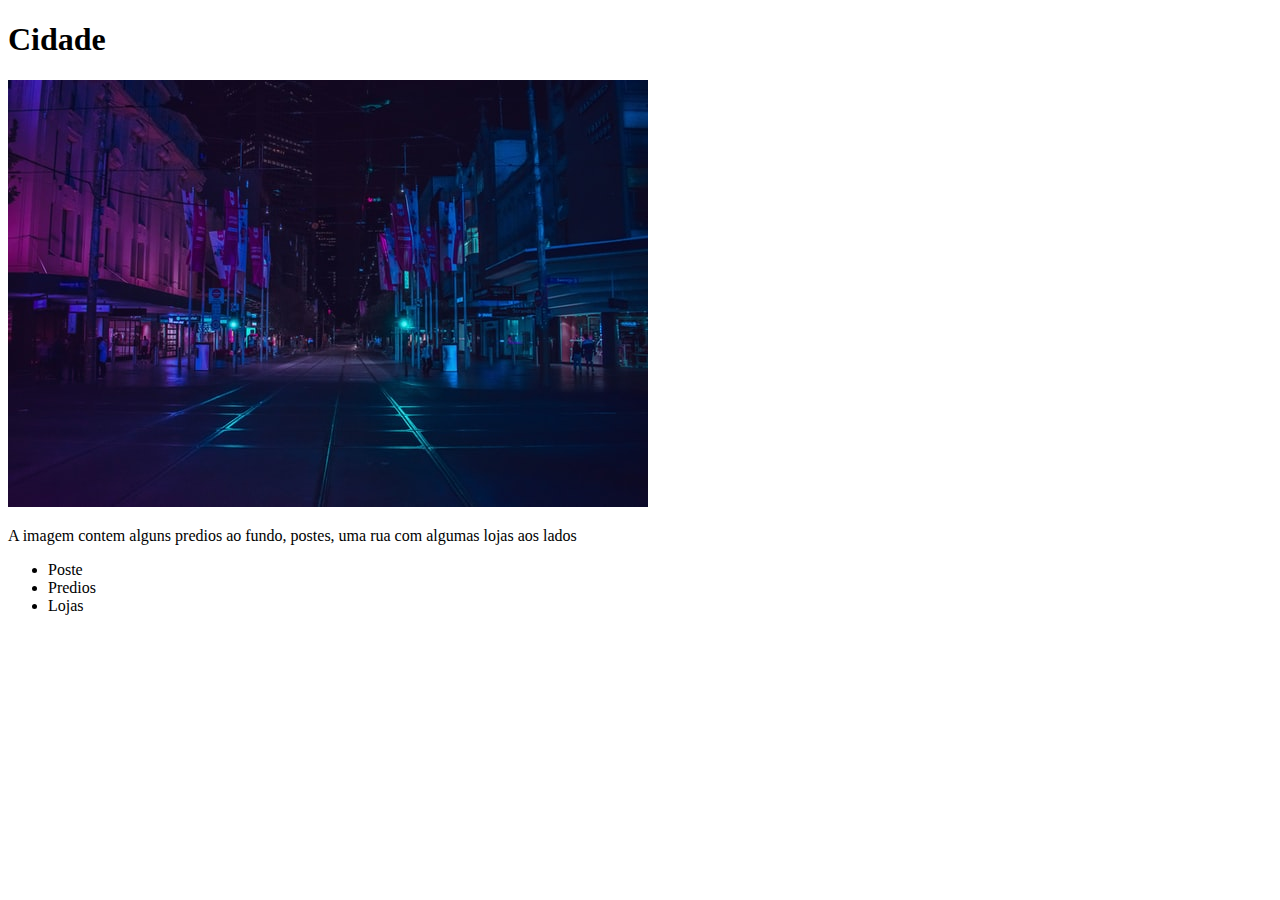
<file: 2_HTML/desafio_1.html>
<!DOCTYPE html>
<html lang="en">
<head>
    <meta charset="UTF-8">
    <meta name="viewport" content="width=device-width, initial-scale=1.0">
    <title>Desafio 1</title>
</head>
<body>
    <h1>Cidade</h1>
    <img src="img/city.jpg" alt="Cidade">
    <p>A imagem contem alguns predios ao fundo, postes, uma rua com algumas lojas aos lados</p>
    <ul>
        <li>Poste</li>
        <li>Predios</li>
        <li>Lojas</li>
    </ul>
</body>
</html>
</file>
<file: 10_CLONE_HOME_INSTA/css/style.css>
/* GERAL */
* {
    margin: 0;
    padding: 0;
    box-sizing: border-box;
    font-family: Helvetica;
  }
  
  body {
    background-color: #fafafa;
  }
  
  /* CONTAINERS */
  #main-container {
    display: flex;
    margin-top: 30px;
  }
  
  #banner-container,
  #form-container {
    flex: 1 1 0;
    width: 50%;
  }
  
  #banner-container {
    text-align: right;
  }
  
  #banner-container img {
    width: 100%;
    margin-right: 15px;
    margin-top: 25px;
    max-width: 380px;
  }
  
  #form-container {
    text-align: center;
  }
  
  /* LOGIN FORM */
  #form-box {
    background-color: #fff;
    border: 1px solid #dbdbdb;
    width: 350px;
    margin-top: 30px;
  }
  
  #logo-insta {
    width: 175px;
    height: 51px;
    margin: 30px auto 12px;
  }
  
  #login-form {
    margin-top: 20px;
  }
  
  #login-form input {
    display: block;
    font-size: 12px;
    padding: 12px 9px;
    background-color: #fafafa;
    border: 1px solid #dbdbdb;
    border-radius: 3px;
    width: 268px;
    margin: 5px auto;
  }
  
  #login-form input[type="submit"] {
    background-color: #b2dffc;
    color: #fff;
    margin-top: 15px;
    border-radius: 5px;
    height: 30px;
    font-size: 13px;
    padding: 0;
    font-weight: bold;
  }
  
  /* SEPARADOR */
  .separator {
    position: relative;
  }
  
  .line {
    border-top: 1px solid #dbdbdb;
    width: 268px;
    margin: 25px auto 35px;
  }
  
  .separator span {
    position: absolute;
    text-transform: uppercase;
    color: #bbb;
    background-color: #fff;
    top: -6px;
    width: 50px;
    margin-left: -25px;
    font-size: 14px;
  }
  
  /* FACEBOOK LOGIN */
  #facebook-login {
    margin-bottom: 25px;
  }
  
  #facebook-login a {
    text-decoration: none;
    color: #385185;
    display: flex;
    align-items: center;
    justify-content: center;
  }
  
  #facebook-login img {
    width: 16px;
    height: 16px;
    margin-right: 8px;
  }
  
  #facebook-login span {
    font-weight: bold;
    font-size: 13px;
    margin-top: 1px;
  }
  
  /* FORGOT PASSWORD */
  #forgot-pass {
    margin-bottom: 20px;
    font-size: 12px;
  }
  
  #forgot-pass a{
    text-decoration: none;
    color: #373799;
  }
  
  /* REGISTER */
  #register-container {
    background-color: #fff;
    border: 1px solid #dbdbdb;
    width: 350px;
    margin-top: 10px;
    padding: 25px;
  }
  
  #register-container p {
    font-size: 14px;
    color: #262626;
  }
  
  #register-container a {
    color: #4a95f6;
    font-weight: bold;
    text-decoration: none;
  }
  
  /* GET APP */
  #get-app-container {
    text-align: center;
    width: 350px;
  }
  
  #get-app-container p {
    margin: 20px 0;
    font-size: 13px;
  }
  
  #get-app-container a {
    text-decoration: none;
  }
  
  #get-app-container img {
    width: 136px;
    height: 40px;
  }
  
  /* FOOTER */
  footer {
    text-align: left;
    width: 1000px;
    margin: 50px auto;
    display: flex;
    flex-direction: column;
    justify-content: center;
    align-items: center;
  }
  
  footer #footer-links {
    display: flex;
    list-style: none;
  }
  
  #footer-links li {
    margin-right: 10px;
  }
  
  #footer-links a,
  #copyright {
    text-decoration: none;
    color: #8e8e8e;
    font-size: 12px;
  }
  
  #copyright {
    margin-top: 10px;
  }
  
  /* MOBILE */
  @media (max-width: 450px) {
    body {
      background-color: #fff;
    }
  
    #banner-container {
      display: none;
    }
  
    #main-container,
    #form-box {
      margin-top: 0;
    }
  
    #form-container,
    #form-box,
    #register-container,
    #get-app-container {
      width: 100%;
      border: none;
    }
  
    footer {
      width: 90%;
    }
  
    #footer-links {
      flex-wrap: wrap;
      justify-content: center;
    }
  
    #footer-links {
      margin-bottom: 10px;
    }
  }
</file>
<file: 12_BLOG_HTML_SEMANTICO/css/style.css>
/*geral*/
* {
    padding: 0;
    margin: 0;
    font-family: Georgia;
}
ul{
    list-style: none;
}
a{
    text-decoration: none;
    color: #444;
    transition: 0.4s;
}
a:hover{
    color: #37a1f7;
}
/*navbar*/
#navbar{
    padding: 1.5rem 2.5rem;
    border-bottom: 2px solid #ddd;
}
#navbar-inner{
    display: flex;
    justify-content: space-between;
    align-items: center;
    max-width: 1200px;
    margin: 0 auto;
}
#nav-links{
    display: flex;
    gap: 1rem;
}
/*conteudo principsl*/
.container{
    display: flex;
    gap: 3rem;
    padding: 2rem 2.5rem;
    max-width: 1200px;
    margin: 0 auto;
}
#posts-container{
    flex: 3 1 0;
}
.post{
    margin-bottom: 2.5rem;
}
.post img{
    width: 100%;
    margin-bottom: 1rem;
}

.title,
.description,
.author{
    margin-bottom: 1rem;
}

.title{
    font-size: 2rem;
}
.author{
    color: #333;
    font-weight: bold;
}

/*barra lateral*/
#sidebar{
    flex: 1 1 0;
}
#search-bar,
#categories,
#tags{
    padding: 1.5rem;
    border: 1px solid #ddd;
    margin-bottom: 1rem;
}
#search-bar h4,
#categories h4,
#tags h4{
    margin-bottom: 1.5rem;
    font-size: 1.6rem;
}
#search-bar form{
    display: flex;
}
#search-bar input{
    padding: .5rem 1rem;
    border: 1px solid #ddd;
}

#search-bar input[type="submit"]{
    cursor: pointer;
    background-color: #37a1f7;
    color:#fff;
    border: none;
}

#categories li{
    margin-bottom: 1rem;
}
#tags-container{
    display: flex;
    flex-wrap: wrap;
    gap: 0.5rem;
}
#tags-container a{
    background-color: #ddd;
    padding: 0.5rem 0.7rem;
    border-radius: 0.3rem;
}
/*footer*/
#footer{
    border-top: 2px solid #ddd;
    padding: 3rem;
    text-align: center;
}
#footer h2,
#footer p{
    margin-bottom: 1rem;
}

/*responsivo*/
@media(max-width:450px){
    .container{
        flex-wrap: wrap;
    }
}
</file>
<file: 3_CSS/CSS/style.css>
/* 4 external */
body{
    padding-bottom: 500px;
}
h3{
    color: green;
}


/* Algum comentario*/
/*classes*/
.paragraph{
    background-color: black;
    color: aqua;
    padding: 5px;
}


/*ID*/
#exclusive-title{
    background-color: purple;
    color: yellow;
    padding: 10px;
    font-size: 40px;
}


/*ordem das regras*/
h2{
    border-bottom: 3px solid red;
}
.titulo{
    border-bottom: 3px solid blue;
}
#algum-titulo{
    border-bottom: 3px solid green;
}


/*nome de cores*/
.color-name{
    color: crimson;
}


/*hex*/
.hex{
    color: #55a398;
}
.hex-2{
    color: #2f901a;
}


/* mais sobre hex*/
.simple-hex{
    color: #333;
}
.simple-hex-2{
    color: #a5f;
}


/*rgb*/
.rgb{
    color: rgb(255,0,0);
}
.mixed-rgb{
    color: rgb(182, 144, 150);
}


/*rgba*/
.rgba{
    color: rgba(100,199,45,0.3);
}


/*hsl*/
.hsl{
    color: hsl(100,20%,50%);
}
.hsl-2{
    color: hsl(201, 56%, 33%);
}


/*BG background*/
.bg{
    background-color: #000;
    color: yellow;
}
.bg-2{
    background-color: rgb(200,20,40);
    color: #00eaff;
}


/*bg opacity*/
.bg-opacity{
    background-color: green;
    opacity:0.2 ;

}
.bg-opacity-2{
    background-color: #999;
    color: #000;
    opacity: 0.8;
}



/* rgba opacity*/
.rgba-opacity{
    background-color: rgba(90, 120, 20, 0.2);
    color:#000 ;
}
.bg-image{
    background-image: url("../img/nature\ \(1\).jpg");
    padding: 10px;
    color: white;
}

/*centralizar bg img*/

.not-centered-bg, 
.centered-bg{
    height: 400px;
    width: 400px;
    background-image:url("../img/bridge\ \(1\).jpg") ;
}
.centered-bg{
    background-position: center;
    background-size: cover;
}

/*largura e altura*/
.height-width{
    height: 200px;
    width: 100px;
    background-color: red;
}
.height-width-2{
    height: 300px;
    background-color: #333;
}

/*padding*/
.without-padding,
.padding{
    background-color: #111;
    color: #fff;
}
.padding{
    background-color: #242;
    padding: 20px;
}


/*padding individual*/
.padding-individual{
    background-color: #222;
    color: #fff;
    padding-top: 40px;
    padding-left: 550px;
    padding-right: 0px ;
    padding-bottom: 40px;
}

/* shorthand padding*/

.shorthand-padding{
    background-color: #444;
    padding: 6px 12px 18px 24px;
}


.shorthand-padding-2{
    background-color: #444;
    padding: 10px 20px ;
}

/* pading width*/

.without-border-box{
    background-color: #444;
    color: #fff;
    width: 400px;
    padding: 50px;
}
.border-box{
    background-color:#666;
    color: #fff;
    width: 400px;
    padding: 50px;
    box-sizing: border-box;
}

/*border*/
.border{
    border:5px solid red;
    padding: 10px;
}

.border-2{
    border: 2px dotted #931;
    padding: 15px;
}
/*border individual*/

.border-left{
    border-left: 3px solid red;
    background-color: #222;
    padding: 25px;
}
.border-bottom{
    border-bottom: 5px double #399;
    background-color: #222;
    padding: 25px;
}
/*borda redonda*/

.rounded-p{
    border: 4px solid blue;
    background-color: #000;
    color: blue;
    padding: 15px;
    border-radius: 15px;
}

.rounded-p-2{
    background-color: #000;
    color: blue;
    padding: 15px;
    border-radius: 25px;
}
/*margin*/

.margin{
    margin: 10px;
    background-color: #222;
}
.margin-top{
    margin-top: 50px;
    background-color: #444;
    padding: 10px;
}
.margin-shorthand{
    background-color: #666;
    margin: 5px 10px 15px 20px;
}

/*box model*/
.box-model{
    margin: 20px;
    padding: 15px 25px;
    border: 3px solid #845;
    border-radius:7px ;
    width: 200px;
    height: 400px;
}

/*text align*/
.text-aligned{
    text-align: right;
}
.container-center{
    text-align: center;
    width: 300px;
    border: 1px solid red;
}

/*text decoration*/

.underline{
    text-decoration: underline;
}
.line-trough{
    text-decoration: line-through;
}
.remove-underline{
    text-decoration: none;
    color: red;
}
/*text transform*/
.upper{
    text-transform: uppercase;
}
.lower{
    text-transform: lowercase;
}

/*espsço em letras*/
.spacing{
    letter-spacing: 5px ;
}

/*font*/
.serif{
    font-family: georgia;
}
.sans-serif{
    font-family:Helvetica;
}
.monospace{
    font-family: 'Courier New';
}
.cursive{
    font-family: cursive;
}
.fantasy{
    font-family: fantasy;
}
/*text style*/
.italic{
    font-style: italic;
}
.oblique{
    font-style: oblique;
}

/*font weight*/
.thim,
.bold,
.bolder{
    font-family: Helvetica;
}
.thin{
    font-weight: 100;
}
.bold{
    font-weight: 600;
}
.bolder{
    font-weight: 900;
}

/*font size*/
.small{
    font-size: 10px;
}
.big{
    font-size: 50px;
}

/*display*/
.inline-box{
    width: 50px;
    height: 50px;
    background-color: #4f8;
    margin: 10px;
    display: inline-block;
}
.block{
    background-color: #333;
    display: block;
    margin: 10px;
}
/*esconder elemento*/
.invisible{
    display: none;
}

/*static*/

.static{
    position: static;
    background-color: #391;
    color: white;
    width: 100px;
    height: 100px;
}

/*relative*/
.relative{
    position: relative;
    background-color: rgb(153, 33, 17);
    color: white;
    width: 100px;
    height: 100px;   
    top: 100px;
    left: 40px;
}

/*absolute*/
.absolute{
    position: absolute;
    background-color: rgb(0, 0, 0);
    color: white;
    width: 100px;
    height: 100px;   
    top: 2px;
    right: 2px;
}

/*relative e absolute*/

.relative-container{
    position: relative;
    width: 300px;
    height: 300px;
    border: 2px solid red;
    margin-top: 120px;
}
.absolute-1,
.absolute-2{
    width: 50px;
    height: 50px;
    background-color: blue;
    position: absolute;
}
.absolute-1{
    top: 10px;
    left: 10px;
}
.absolute-2{
    bottom: 10px;
    right: 10px;
}

/*fixed*/
.fixed{
    position: fixed;
    width: 100px;
    height: 100px;
    background-color: #4f8;
    border: 2px solid blue;
    margin-top: 120px;
    top: 50px;
    right: 100px;
}

/*sticky*/
.sticky{
    position: sticky;
    width: 100px;
    height: 100px;
    background-color: rgb(68, 121, 255);
    border: 2px solid rgb(255, 0, 242);
    margin-top: 120px;
    top:10px;
}

/*z-index*/

.absolute-3,
.absolute-4,
.absolute-5{
    width: 50px;
    height: 50px;
    background-color: rgb(255, 0, 0);
    position: absolute;
}

.absolute-3{
    top: 0;
    left: 0;
    z-index: 3;
}
.absolute-4{
    top: 10px;
    left: 10px;
    background-color: #246;
    z-index: 2;
}
.absolute-5{
    top: 40px;
    left: 40px;
    background-color: #242;
    z-index: 1;
}
</file>
<file: 3_CSS/CSS/lists.css>
ul{
    border: 1px solid blue;
    padding: 10px;
}

li{
    color: darkblue;
}
</file>
<file: 3_CSS/CSS/titles.css>
h4{
    color:orangered;
    font-size: 45px;
    
}
</file>
<file: 4_TRIBUTO/CSS/style.css>
html{
    font-family: Helvetica;
    background-color: #ddd;
}

.container{
    max-width: 1100px;
    background-color: #fff;
    position: relative;
    margin: 50px auto;
    padding: 20px 50px;
}
.bold{
    font-weight: bold;
}
/*header*/
.header{
    text-align: center;
}
.main-title{
    font-size: 40px;
}
.main-paragraph{
    font-style: italic;
}
/*img */
.featured-image{
    text-align: center;
    margin-top: 30px;
}
/*biografia*/
.biography-container{
    padding: 25px 0;
    margin: 25px 0;
    border-top: 1px dashed #ddd ;
    border-bottom: 1px dashed #ddd ;
}
/*quotes*/
.quotes-container{
    background-color: #ddd;
    padding: 30px;
}

.quotes-container blockquote{
    font-weight: bold;
    font-size: 30px;
}
.quotes-container p{
    font-style: italic;
}
/*curiosidades*/
.curiosities-container{
    padding: 25px 0;
    margin: 25px 0;
    border-top: 1px dashed #ddd;
    border-bottom: 1px dashed #ddd;
}
.curiosities-container li{
    height: 30px;
}
/*img bold*/
.img-bold{
    font-weight: bold;
    text-align: center;
}
</file>
<file: 5_FORM/CSS/style.css>
body{
    padding-bottom: 500px;
}
div{
    margin-bottom: 10px;
}
div input,
div label{
    display: block;
}
.radio label,
.radio input,
.radio span{
    display: inline-block;
}
</file>
<file: 7_RESPONSIVIDADE/css/style.css>
/* media query*/
h1{
    color: red;
}

@media screen and (max-width: 500px) {
    h1{
        color: aqua;
    }
}

/*3 min width*/
p{
    background-color: red;
    color: #000;
}
@media screen and (min-width: 800px){
    p{
        background-color: #789;
        color: red;
    }
}

/*
600px e abaixo: celular

768px ate 600px: tablets

992px ate 768px: mini laptops

992px e acima: laptops e desktop
*/

h3{
    display: none;
}
@media screen and (orientation: landscape){
    h3{
        display:block ;
    }
}
</file>
<file: 8_HDC_HOST/CSS/style.css>
/*geral*/

*{
    margin: 0;
    padding: 0;
    font-family: Helvetica;
    box-sizing: border-box;
}

h1,
h2,
h3 {
    color: #333;
}
p{
    color: #70747a;
}
/*navbar*/
.navbar-container{
    width: 100%;
    height: 80px;
    background-color: #232a31;
    padding: 0 2rem;
}
nav{
    position: relative;
}
.logo{
    width: 50px;
    margin-top: 15px;
}
.navbar-items{
    position: absolute;
    right: 0;
    height: 80px;
    line-height: 80px;
    margin: 0;
    display: inline-block;
}
.navbar-items li{
    display: inline-block;
    text-transform: uppercase;
    margin-left: 25px;
}
.navbar-items a{
    color: #fff;
    text-decoration: none;
    transition: 0.5s;
}
.navbar-items a:hover{
    color: #ccc;
}
.default-btn{
    padding: 15px 20px;
    background-color: #2cc76a;
    border-radius: 5px;
}
.navbar-items .default-btn:hover{
    background-color: #22bb5f;
    color: #fff;
}
/*main baner*/
.main-banner{
    background-image: url('../IMG/mainbanner.png');
    padding: 10rem 0;
    background-size: over;
    background-position: center;
}
.main-banner h1,
.main-banner p{
    color: #fff;
    text-align: center;
    font-weight: bold;
    text-shadow:#000 3px 2px 3px ;
}
.main-banner h1{
    font-size: 54px;
}
.main-banner p{
    font-size: 32px;
}
/*services*/
.services-container{
    padding: 5rem 0;
}
.services-container ul{
    display: flex;
    width: 90%;
    margin: 0 auto;
}
.services-container li{
    flex: 1 1 200px;
    list-style: none;
    text-align: center;
    padding: 20px;
}
.fas{
    font-size: 60px;
    margin-bottom: 15px;
}
.fa-shield-alt{
    color: #2cc76a;
}
.fa-rocket{
    color: #ef3f29;
}
.fa-comments{
    color: #ef8f29;
}
.services-container h3{
    margin-bottom: 25px;
}
.services-container p{
    line-height: 24px;
}

/* pricing and plans*/
.pricing-container{
    padding-bottom: 5rem;
    text-align: center;
}
.pricing-container h2{
    font-size: 36px;
}
.pricing-container p{
    font-size: 20px;
}
.plans-container{
    display: flex;
    justify-content: space-between;
    width: 90%;
    margin: 50px auto 0;
}
.plan{
    flex: 1;
    max-width: 275px;
    margin: 0 20px ;
}
.plan ul{
    padding: 0;
}
.plan li{
    list-style: none;
    height: 50px;
    line-height: 50px;
    background-color: #e8e9ea;
    color: #333;
}
.plan .price{
    width: 120px;
    height: 120px;
    border-radius: 50%;
    background-color: #2cc762;
    color: #fff;
    text-align: center;
    line-height: 120px;
    margin: 0 auto -50px;
    font-size: 18px;
    position: relative;
}
.plan .plan-name{
    text-transform: uppercase;
    font-size: 20px;
    font-weight: bold;
    color: #fff;
    background-color: #202b34;
    padding: 50px 0;
}
.plan .plan-btn{
    background-color: #2cc762;
    color: #fff;
    font-size: 24px;
    height: 75px;
    line-height: 75px;
    cursor: pointer;
}
.plan .recomended{
    background-color: #f45c57;
}

/*searchdomain*/
.searchdomain-container{
    background-color: #34454e;
    text-align: center;
    padding: 5rem 0;
}
.searchdomain-container h2{
    color: #fff;
    font-size: 42px;
    margin-bottom: 15px;
}
.searchdomain-container p{
    color: #d5d5d5;
    font-size: 24px;
    margin-bottom: 25px;
}
.searchdomain-container input{
    display: block;
    border: none;
    border-radius: 5px;
    margin: 0 auto;
}
.searchdomain-container input[type="text"]{
    width: 60%;
    padding: 20px;
    font-size: 20px;
    margin-bottom: 25px;
}
.searchdomain-container input[type="submit"]{
    background-color: #2cc76a;
    padding: 15px 30px;
    color: #fff;
    font-size: 24px;
    cursor: pointer;
    opacity: .8;
}
.searchdomain-container input[type="submit"]:hover{
    opacity: 1;
}

/*contact form*/
.contact-container{
    text-align: center;
    padding: 5rem 0 2rem 0;
}
.contact-container h2{
    font-size: 36px;
    margin-bottom: 15px;
}
.contact-container p{
    font-size: 20px;
    margin-bottom: 40px;
}
.contact-container input,
.contact-container textarea{
    width: 200px;
    padding: 10px 20px;
    font-size: 16px;
    border-radius: 5px;
    border: 1px solid #ccc;
    margin: 0 10px 20px;
}
.contact-container textarea{
    display: block;
    margin: 0 auto 20px;
    width: 470px;
    height: 150px;
}
.contact-container input[type="sunmit"]{
    display: block;
    margin: 0 auto;
    background-color: #2cc76a;
    color: #fff;
    cursor: pointer;
}
/*footer*/
footer{
    text-align: center;
    font-weight: bold;
    margin: 20px 0 100px;
}

/*responsividade*/
/*small laptops a partir de 1100px*/
@media (max-width:1100px){
    .plans-container{
        width: 95%;
    }
    .plan{
        margin: 0 5px;
    }
}

/*tablet 900px */
@media (max-width:900px){
    .main-banner p{
        padding: 0 6rem;
    }
    .searchdomain-container{
        padding: 2rem 4rem;
    }
}

/*celular 576px*/

@media (max-width:576px){
    html,body{
        overflow-x: hidden;
    }
    .navbar-items li{
        font-size: 12px;
        margin-left: 10px;
    }

    .main-banner p{
        padding: 0 2rem;
    }

    .services-container ul{
        flex-direction: column;
    }
    .plans-container{
        flex-direction: column;
        width: 100%;
        padding: 0 2rem;
    }
    .plan{
        width: 100%;
        max-width: 100%;
        margin-bottom: 15px;
    }
    .contact-container h2{
        font-size: 28px;
    }
    .searchdomain-container input[type="text"]{
        width: 100%;
    }
    .contact-container{
        padding: 3rem 2rem ;
    }

    .contact-container input,
    .contact-container textarea{
        width: 100%;
        margin: 10px 0;
    }
}
</file>
<file: 9_FLEXBOX/css/style.css>
/*flex*/
body{
    padding-bottom: 500px;
}
.flex{
    display:flex;
    background-color: #ddd;
    margin-bottom: 20px;
}
/*2 colum*/
.column{
    display: flex;
    background-color: #ccc;
    flex-direction: column;
    margin-bottom: 20px;
}
/*wrap*/
.wrap{
    display: flex;
    flex-wrap: wrap;
    margin-bottom: 20px;
}
.box{
    height: 40px;
    width: 33%;
    border: 1px solid red;
}

/*justfy content*/

.center,
.space-arround,
.space-between,
.end {
    display: flex;
    margin-bottom: 20px;
}
.center .box,
.space-arround .box,
.space-between .box,
.end .box {
    width: 50px;
}
.center {
    justify-content: center;
}
.space-arround{
    justify-content: space-around;
}
.space-between{
    justify-content: space-between;
}
.end{
    justify-content: end;
}

/*align itens*/
.align-center,
.flex-end,
.stretch {
    display: flex;
    margin-bottom: 20px;
    height: 200px;
    border: 1px solid blue;
}
.align-center .box,
.flex-end .box,
.stretch .box{
    width: 50px;
}
.align-center{
    align-items: center;
    justify-content: center;
}
.flex-end{
    align-items: flex-end;
}
.stretch{
    align-items: stretch;
}
.stretch .box{
    height: auto;
}

/*gap*/

.gap{
    display: flex;
    flex-wrap: wrap;
    justify-content: center;
    border: 1px solid green;
    gap: 10px;
}
.gap .box{
    width: 32%;
}

/*order*/
.order{
    display: flex;
}
#one{
    order: 1;
}
#two{
    order: 2;
}
#three{
    order: 3;
}
/*grow*/
.grow{
    display: flex;
}

.grow .box{
    flex: 1;
}

.grow .big{
    flex: 2;
}

/*basis*/

.basis{
    display: flex;
}
.basis .box{
    flex-basis: 20px;
}
.basis .big{
    flex-grow: 1;
}
/*shrink*/
.shrink{
    display: flex;
}
.shrink .box{
    flex-grow: 1;
    flex-shrink: 1;
    flex-basis: 250px;
    width: auto;
}
.shrink .small{
    flex-shrink: 2;
}
/*flex shorthand*/
.shorthand{
    display: flex;
}
.shorthand .box{
    width: auto;
    flex: 1 1 50px;
}
.shorthand .diferent{
    flex: 3 1 400px;
}

/*auto alinhamento*/
.auto-alignment{
    height: 300px;
    display: flex;
    align-items: flex-end;
    border: 1px solid purple;
}
.auto-alignment .diferent{
    align-self: center;
}
</file>
<file: DESAFIO_TRIBUTO/CSS/style.css>
html{
    font-family: fantasy;
    background-color: #ffa200;
}

.container{
    max-width: 1100px;
    background-color: #004de8;
    position: relative;
    margin: 50px auto;
    padding: 20px 50px;
}
.bold{
    font-weight: bold;
}
/*header*/
.header{
    text-align: center;
}
.main-title{
    font-size: 50px;
}
.main-paragraph{
    font-style: italic;
}
/*img */
.featured-image{
    text-align: center;
    margin-top: 30px;
}
/*biografia*/
.biography-container{
    padding: 25px 0;
    margin: 25px 0;
    border-top: 1px dashed #ddd ;
    border-bottom: 1px dashed #ddd ;
}
.biography-container p{
    font-size: 25px;
}
.biography-container h2{
    font-size: 35px;
}
/*quotes*/
.quotes-container{
    background-color: #ddd;
    padding: 30px;
}

.quotes-container blockquote{
    font-weight: bold;
    font-size: 30px;
}
.quotes-container p{
    font-style: italic;
}
/*curiosidades*/
.curiosities-container{
    padding: 25px 0;
    margin: 25px 0;
    border-top: 1px dashed #ddd;
    border-bottom: 1px dashed #ddd;
}
.curiosities-container li{
    height: 60px;
    font-size: 20px;
}

.curiosities-container h2{
    font-size: 35px;
}
/*img bold*/
.img-bold{
    text-align: center;
}
</file>
<file: 6_FORM_PROJECT/CSS/style.css>
/* reset */
* {
    margin: 0;
    padding: 0;
    font-family: Arial, Helvetica, sans-serif;
}

body{
    background-color: #f0ebf8;
}
h1,
h2,
h3,
h4,
h5 {
    color: #333;
}

p,
label {
    color: #444;
}

input{
    border: none;
    border-bottom: 1px solid #ccc;
    padding: 10px 0;
}

input[type="text"],
input[type="number"],
input[type="date"],
input[type="file"],
textarea {
    width: 400px;
}

textarea{
    padding: 10px 5px;

}

/*header*/
.header{
    height: 160px;
    padding: 20px;
    background-color: #673ab7;   
}
.header h3{
    color: #fff;
    margin-top: 0;
}
/*form*/
.form-container {
    background-color: #fdfdfd;
    width: 60%;
    margin: 0 auto;
    position: relative;
    top: -62px;
}
/*fotm header*/
.form-header {
    border-bottom: 1px solid #dfdfdf;
    height: 45px;
}
.form-header p {
    color: #673ab7;
    border-bottom: 2px solid #673ab7;
    width: 100px;
    text-align: center;
    margin: 0 auto;
    text-transform: uppercase;
    height: 45px;
    line-height: 45px;
}
/*form body*/
.form-body {
    padding: 30px;
}
.form-title {
    margin-bottom: 15px;
}
.form-body p{
    margin-bottom: 20px;
}

.required-field{
    color: #d80835;
}
.box-input{
    margin-bottom: 35px;
}
.block{
    display: block;
}
.optionais-box{
    display: inline-block;
    margin: 0 30px 30px 0;
}
.optionais-list li{
    list-style: none;
    margin-bottom: 5px;
}
.box-input p{
    margin-bottom: 15px;
}
.btn-submit{
    background-color: #673ab7;
    color: #fff;
    border: 2px solid transparent;
    width: 150px;
    height: 50px;
    cursor: pointer;
    text-transform: uppercase;
    transition: 0.5s;
}

.btn-submit:hover{
    background-color: #fff;
    border-color: #673ab7;
    color: #673ab7;
}
</file>
